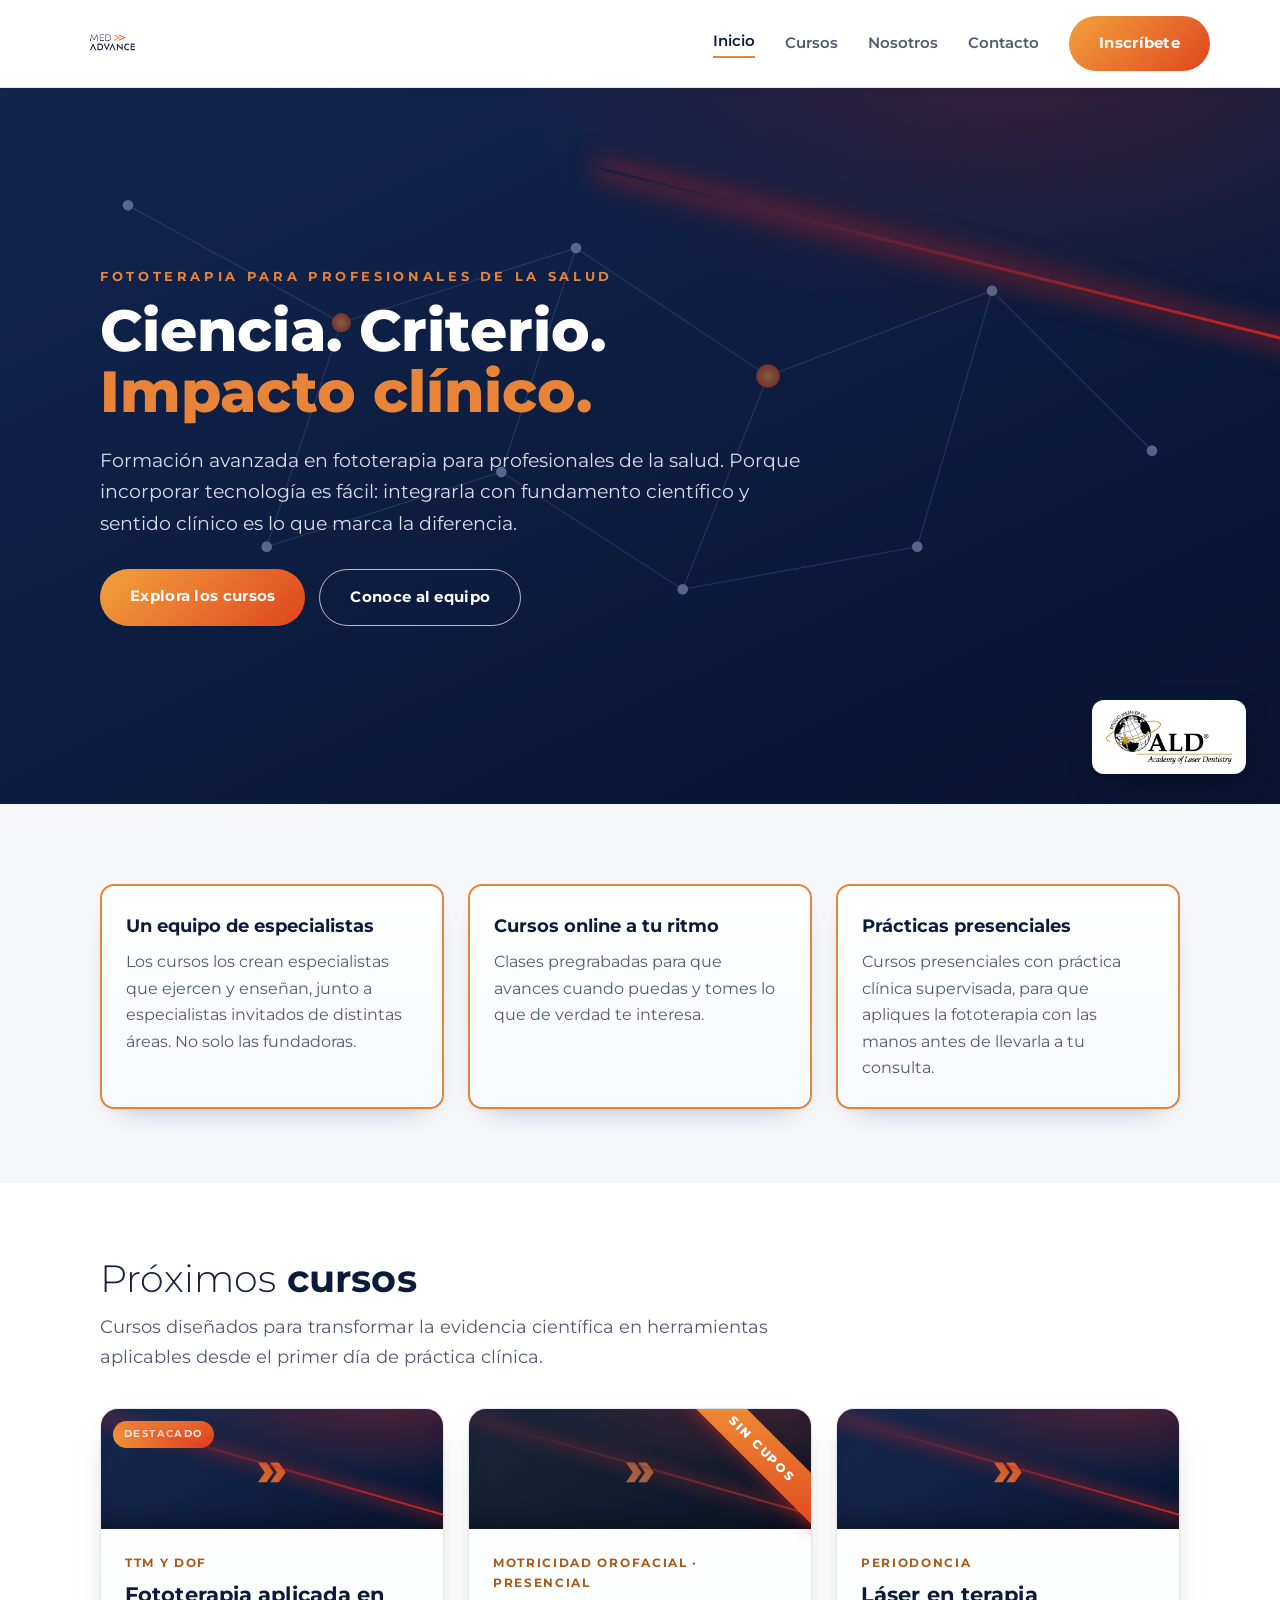
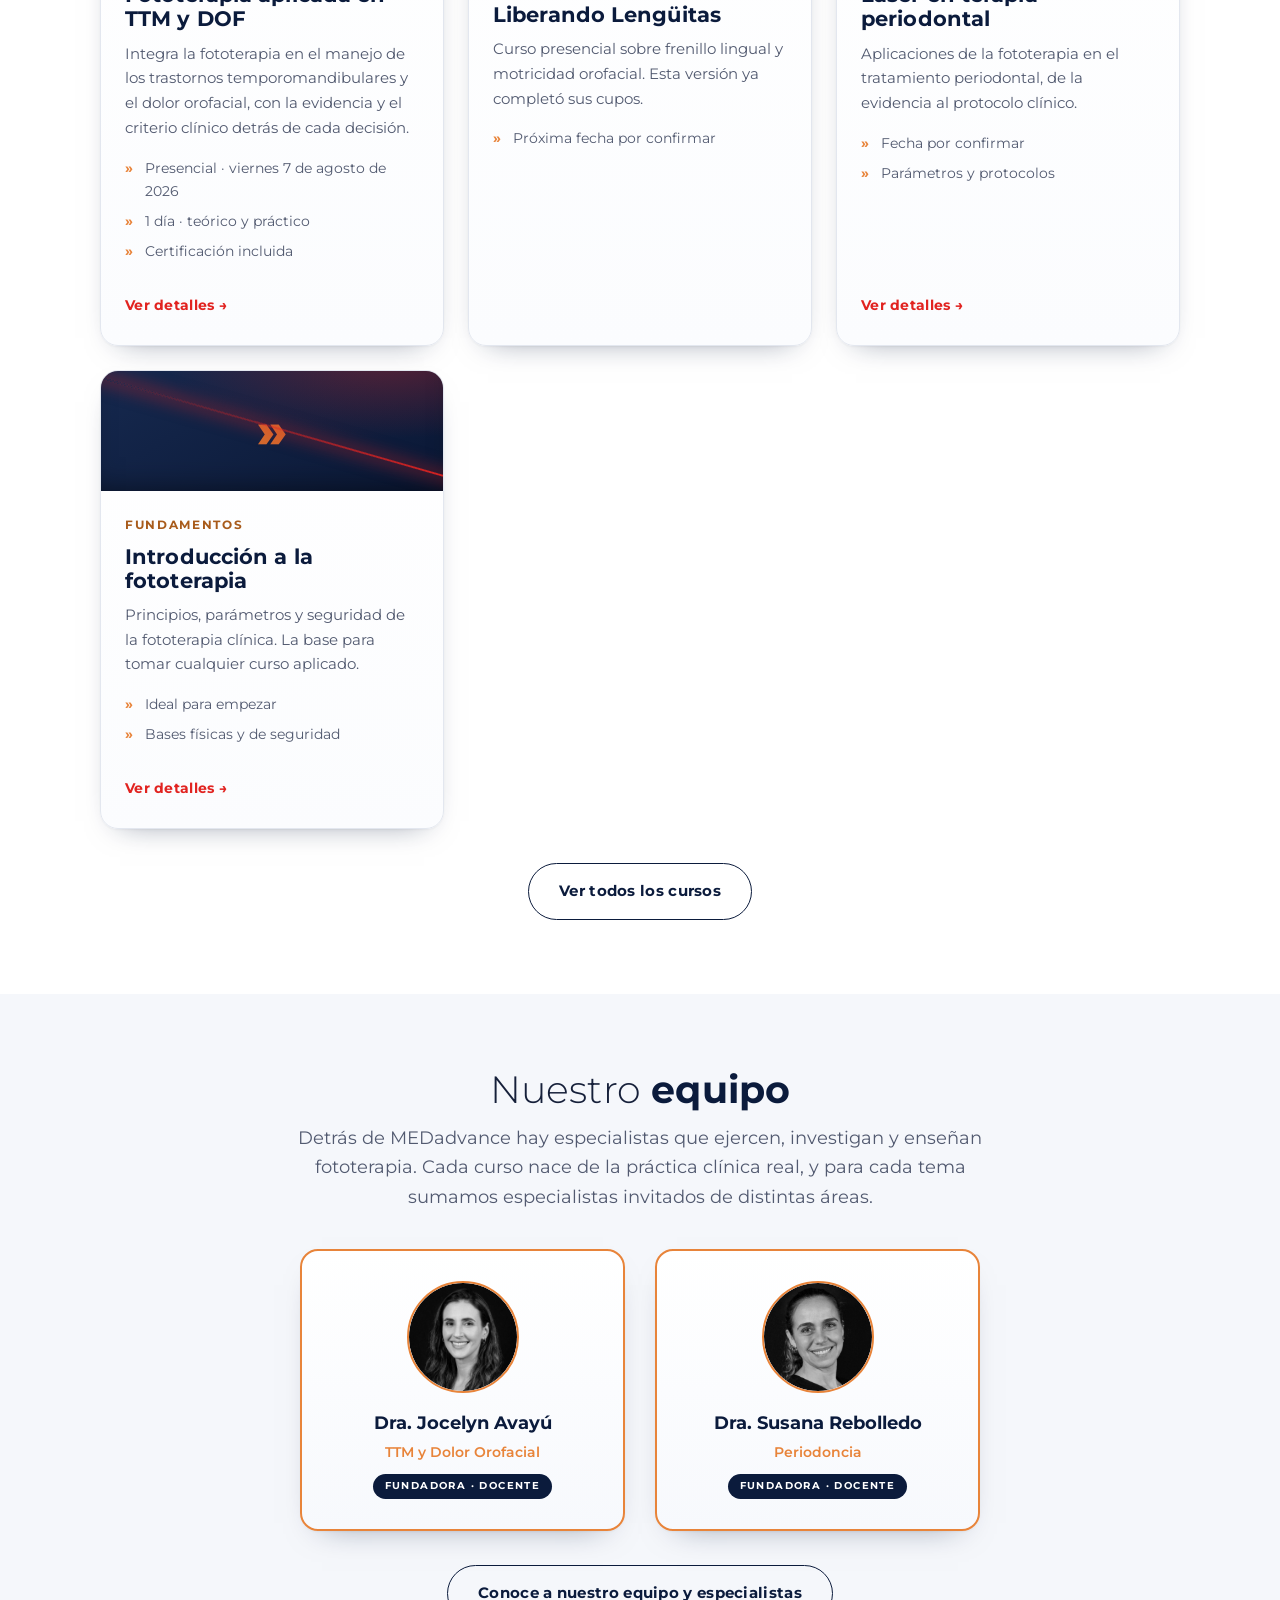
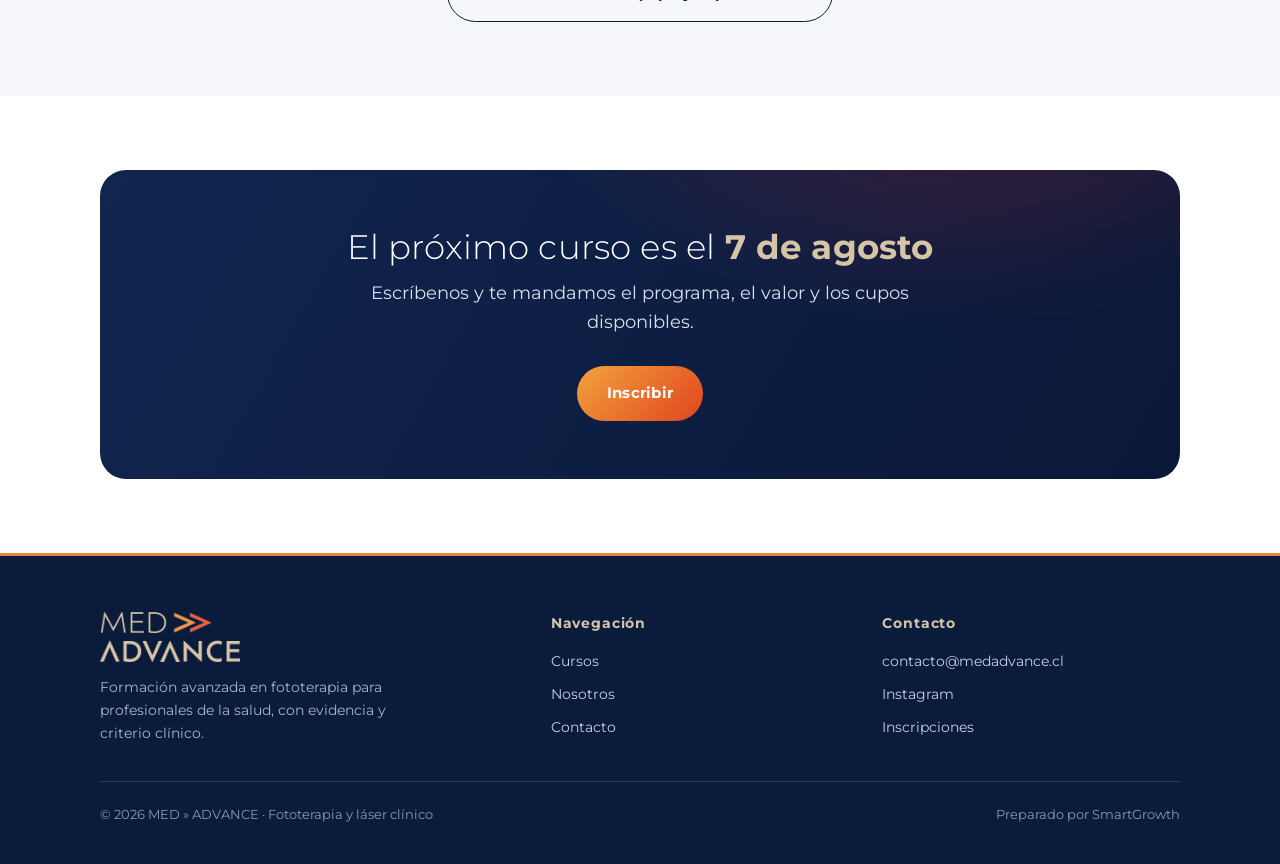
<file: index.html>
<!doctype html>
<html lang="es">
<head>
<meta charset="utf-8">
<meta name="viewport" content="width=device-width, initial-scale=1">
<title>MEDadvance · Formación avanzada en fototerapia para profesionales de la salud</title>
<meta name="description" content="Formación avanzada en fototerapia para profesionales de la salud. Cursos clínicos basados en evidencia, con criterio clínico e impacto real en la consulta.">
<link rel="icon" type="image/png" href="assets/img/isotipo.png">
<link rel="stylesheet" href="assets/style.css">
</head>
<body>

<!-- NAV -->
<header class="nav">
  <div class="wrap row">
    <a class="logo" href="index.html"><img src="assets/img/logo-navy.png" alt="MEDadvance" class="logo-img"></a>
    <button class="nav-toggle" aria-label="Abrir menú">&#9776;</button>
    <nav class="menu">
      <a href="index.html" class="active">Inicio</a>
      <a href="cursos.html">Cursos</a>
      <a href="nosotros.html">Nosotros</a>
      <a href="contacto.html">Contacto</a>
      <a href="contacto.html" class="btn btn-grad">Inscríbete</a>
    </nav>
  </div>
</header>

<!-- HERO · único bloque azul noche de acento -->
<!-- PENDIENTE: imagen molecular es un placeholder (SVG). La foto definitiva del área salud se elige en conjunto con Coke (zoom pendiente). -->
<section class="hero-full on-dark">
  <svg class="molec" viewBox="0 0 1200 600" preserveAspectRatio="xMidYMid slice" xmlns="http://www.w3.org/2000/svg" aria-hidden="true">
    <defs>
      <radialGradient id="node" cx="50%" cy="50%" r="50%">
        <stop offset="0%" stop-color="#F2A23C"/><stop offset="100%" stop-color="#E0451F"/>
      </radialGradient>
    </defs>
    <g stroke="#6E7FB0" stroke-width="1" opacity=".55">
      <line x1="120" y1="110" x2="320" y2="220"/><line x1="320" y1="220" x2="250" y2="430"/>
      <line x1="320" y1="220" x2="540" y2="150"/><line x1="540" y1="150" x2="720" y2="270"/>
      <line x1="720" y1="270" x2="640" y2="470"/><line x1="720" y1="270" x2="930" y2="190"/>
      <line x1="930" y1="190" x2="1080" y2="340"/><line x1="540" y1="150" x2="470" y2="360"/>
      <line x1="470" y1="360" x2="640" y2="470"/><line x1="250" y1="430" x2="470" y2="360"/>
      <line x1="930" y1="190" x2="860" y2="430"/><line x1="640" y1="470" x2="860" y2="430"/>
    </g>
    <g fill="#9FB0DA">
      <circle cx="120" cy="110" r="5"/><circle cx="250" cy="430" r="5"/><circle cx="540" cy="150" r="5"/>
      <circle cx="470" cy="360" r="5"/><circle cx="640" cy="470" r="5"/><circle cx="930" cy="190" r="5"/>
      <circle cx="1080" cy="340" r="5"/><circle cx="860" cy="430" r="5"/>
    </g>
    <g fill="url(#node)">
      <circle cx="320" cy="220" r="9"/><circle cx="720" cy="270" r="11"/>
    </g>
  </svg>
  <span class="beam-lg"></span>
  <div class="wrap">
    <div class="inner">
      <div class="kick">Fototerapia para profesionales de la salud</div>
      <h1>Ciencia. Criterio. <span class="hot">Impacto clínico.</span></h1>
      <p class="lead">Formación avanzada en fototerapia para profesionales de la salud. Porque incorporar tecnología es fácil: integrarla con fundamento científico y sentido clínico es lo que marca la diferencia.</p>
      <div class="hero-actions">
        <a href="cursos.html" class="btn btn-grad">Explora los cursos</a>
        <a href="nosotros.html" class="btn btn-ghost">Conoce al equipo</a>
      </div>
    </div>
  </div>
  <div class="ald"><img src="assets/img/sello-ald.jpg" alt="Proud Member · Academy of Laser Dentistry"></div>
</section>

<!-- TRES PILARES -->
<section class="alt">
  <div class="wrap">
    <div class="strip">
      <div class="pill-card">
        <b>Un equipo de especialistas</b>
        Los cursos los crean especialistas que ejercen y enseñan, junto a especialistas invitados de distintas áreas. No solo las fundadoras.
      </div>
      <div class="pill-card">
        <b>Cursos online a tu ritmo</b>
        Clases pregrabadas para que avances cuando puedas y tomes lo que de verdad te interesa.
      </div>
      <!-- PENDIENTE: copy final de prácticas presenciales (Coke/Su lo envían). -->
      <div class="pill-card">
        <b>Prácticas presenciales</b>
        Cursos presenciales con práctica clínica supervisada, para que apliques la fototerapia con las manos antes de llevarla a tu consulta.
      </div>
    </div>
  </div>
</section>

<!-- CURSOS DESTACADOS -->
<section>
  <div class="wrap">
    <div class="sec-head">
      <h2>Próximos <b>cursos</b></h2>
      <p>Cursos diseñados para transformar la evidencia científica en herramientas aplicables desde el primer día de práctica clínica.</p>
    </div>
    <div class="cursos">

      <a class="curso" href="curso-ttm-dof.html">
        <div class="media"><span class="badge">Destacado</span><span class="chev mc">&raquo;</span><div class="beam"></div></div>
        <div class="body">
          <div class="tag">TTM y DOF</div>
          <h3>Fototerapia aplicada en TTM y DOF</h3>
          <p>Integra la fototerapia en el manejo de los trastornos temporomandibulares y el dolor orofacial, con la evidencia y el criterio clínico detrás de cada decisión.</p>
          <ul class="meta">
            <li>Presencial · viernes 7 de agosto de 2026</li>
            <li>1 día · teórico y práctico</li>
            <li>Certificación incluida</li>
          </ul>
          <div class="foot"><span class="link">Ver detalles &rarr;</span></div>
        </div>
      </a>

      <div class="curso soldout">
        <span class="ribbon-cupos">Sin cupos</span>
        <div class="media"><span class="chev mc">&raquo;</span><div class="beam"></div></div>
        <div class="body">
          <div class="tag">Motricidad orofacial · Presencial</div>
          <h3>Liberando Lengüitas</h3>
          <p>Curso presencial sobre frenillo lingual y motricidad orofacial. Esta versión ya completó sus cupos.</p>
          <ul class="meta">
            <li>Próxima fecha por confirmar</li>
          </ul>
        </div>
      </div>

      <a class="curso" href="cursos.html">
        <div class="media"><span class="chev mc">&raquo;</span><div class="beam"></div></div>
        <div class="body">
          <div class="tag">Periodoncia</div>
          <h3>Láser en terapia periodontal</h3>
          <p>Aplicaciones de la fototerapia en el tratamiento periodontal, de la evidencia al protocolo clínico.</p>
          <ul class="meta">
            <li>Fecha por confirmar</li>
            <li>Parámetros y protocolos</li>
          </ul>
          <div class="foot"><span class="link">Ver detalles &rarr;</span></div>
        </div>
      </a>

      <a class="curso" href="cursos.html">
        <div class="media"><span class="chev mc">&raquo;</span><div class="beam"></div></div>
        <div class="body">
          <div class="tag">Fundamentos</div>
          <h3>Introducción a la fototerapia</h3>
          <p>Principios, parámetros y seguridad de la fototerapia clínica. La base para tomar cualquier curso aplicado.</p>
          <ul class="meta">
            <li>Ideal para empezar</li>
            <li>Bases físicas y de seguridad</li>
          </ul>
          <div class="foot"><span class="link">Ver detalles &rarr;</span></div>
        </div>
      </a>

    </div>
    <div class="center" style="margin-top:34px"><a href="cursos.html" class="btn btn-ghost">Ver todos los cursos</a></div>
  </div>
</section>

<!-- EQUIPO -->
<section class="alt">
  <div class="wrap">
    <div class="sec-head center">
      <h2>Nuestro <b>equipo</b></h2>
      <p>Detrás de MEDadvance hay especialistas que ejercen, investigan y enseñan fototerapia. Cada curso nace de la práctica clínica real, y para cada tema sumamos especialistas invitados de distintas áreas.</p>
    </div>
    <div class="people" style="max-width:680px;margin:0 auto">
      <div class="person">
        <div class="portrait"><img src="assets/img/jocelyn.jpg" alt="Dra. Jocelyn Avayú"></div>
        <div class="n">Dra. Jocelyn Avayú</div>
        <div class="r">TTM y Dolor Orofacial</div>
        <span class="role-pill">Fundadora · Docente</span>
      </div>
      <div class="person">
        <div class="portrait"><img src="assets/img/susana.jpg" alt="Dra. Susana Rebolledo"></div>
        <div class="n">Dra. Susana Rebolledo</div>
        <div class="r">Periodoncia</div>
        <span class="role-pill">Fundadora · Docente</span>
      </div>
    </div>
    <div class="center" style="margin-top:34px"><a href="nosotros.html" class="btn btn-ghost">Conoce a nuestro equipo y especialistas</a></div>
  </div>
</section>

<!-- CTA -->
<section>
  <div class="wrap on-dark">
    <div class="cta">
      <h2>El próximo curso es el <b>7 de agosto</b></h2>
      <p>Escríbenos y te mandamos el programa, el valor y los cupos disponibles.</p>
      <a href="https://docs.google.com/forms/d/e/1FAIpQLSf7IwSCThCuu9hr53Nv6-zFaB6_RZJFI_L9b_LfMSGkV49IEg/viewform" target="_blank" rel="noopener" class="btn btn-grad">Inscribir</a>
    </div>
  </div>
</section>

<!-- FOOTER -->
<footer class="site">
  <div class="wrap">
    <div class="foot-grid">
      <div>
        <a href="index.html"><img src="assets/img/logo-light.png" alt="MEDadvance" class="foot-logo"></a>
        <p style="margin-top:14px">Formación avanzada en fototerapia para profesionales de la salud, con evidencia y criterio clínico.</p>
      </div>
      <div>
        <h4>Navegación</h4>
        <a href="cursos.html">Cursos</a>
        <a href="nosotros.html">Nosotros</a>
        <a href="contacto.html">Contacto</a>
      </div>
      <div>
        <h4>Contacto</h4>
        <a href="mailto:contacto@medadvance.cl">contacto@medadvance.cl</a>
        <a href="https://www.instagram.com/medadvance" target="_blank" rel="noopener">Instagram</a>
        <a href="contacto.html">Inscripciones</a>
      </div>
    </div>
    <div class="foot-bottom">
      <span>© <span data-year>2026</span> MED &raquo; ADVANCE · Fototerapia y láser clínico</span>
      <span>Preparado por SmartGrowth</span>
    </div>
  </div>
</footer>

<script src="assets/site.js"></script>
</body>
</html>
</file>
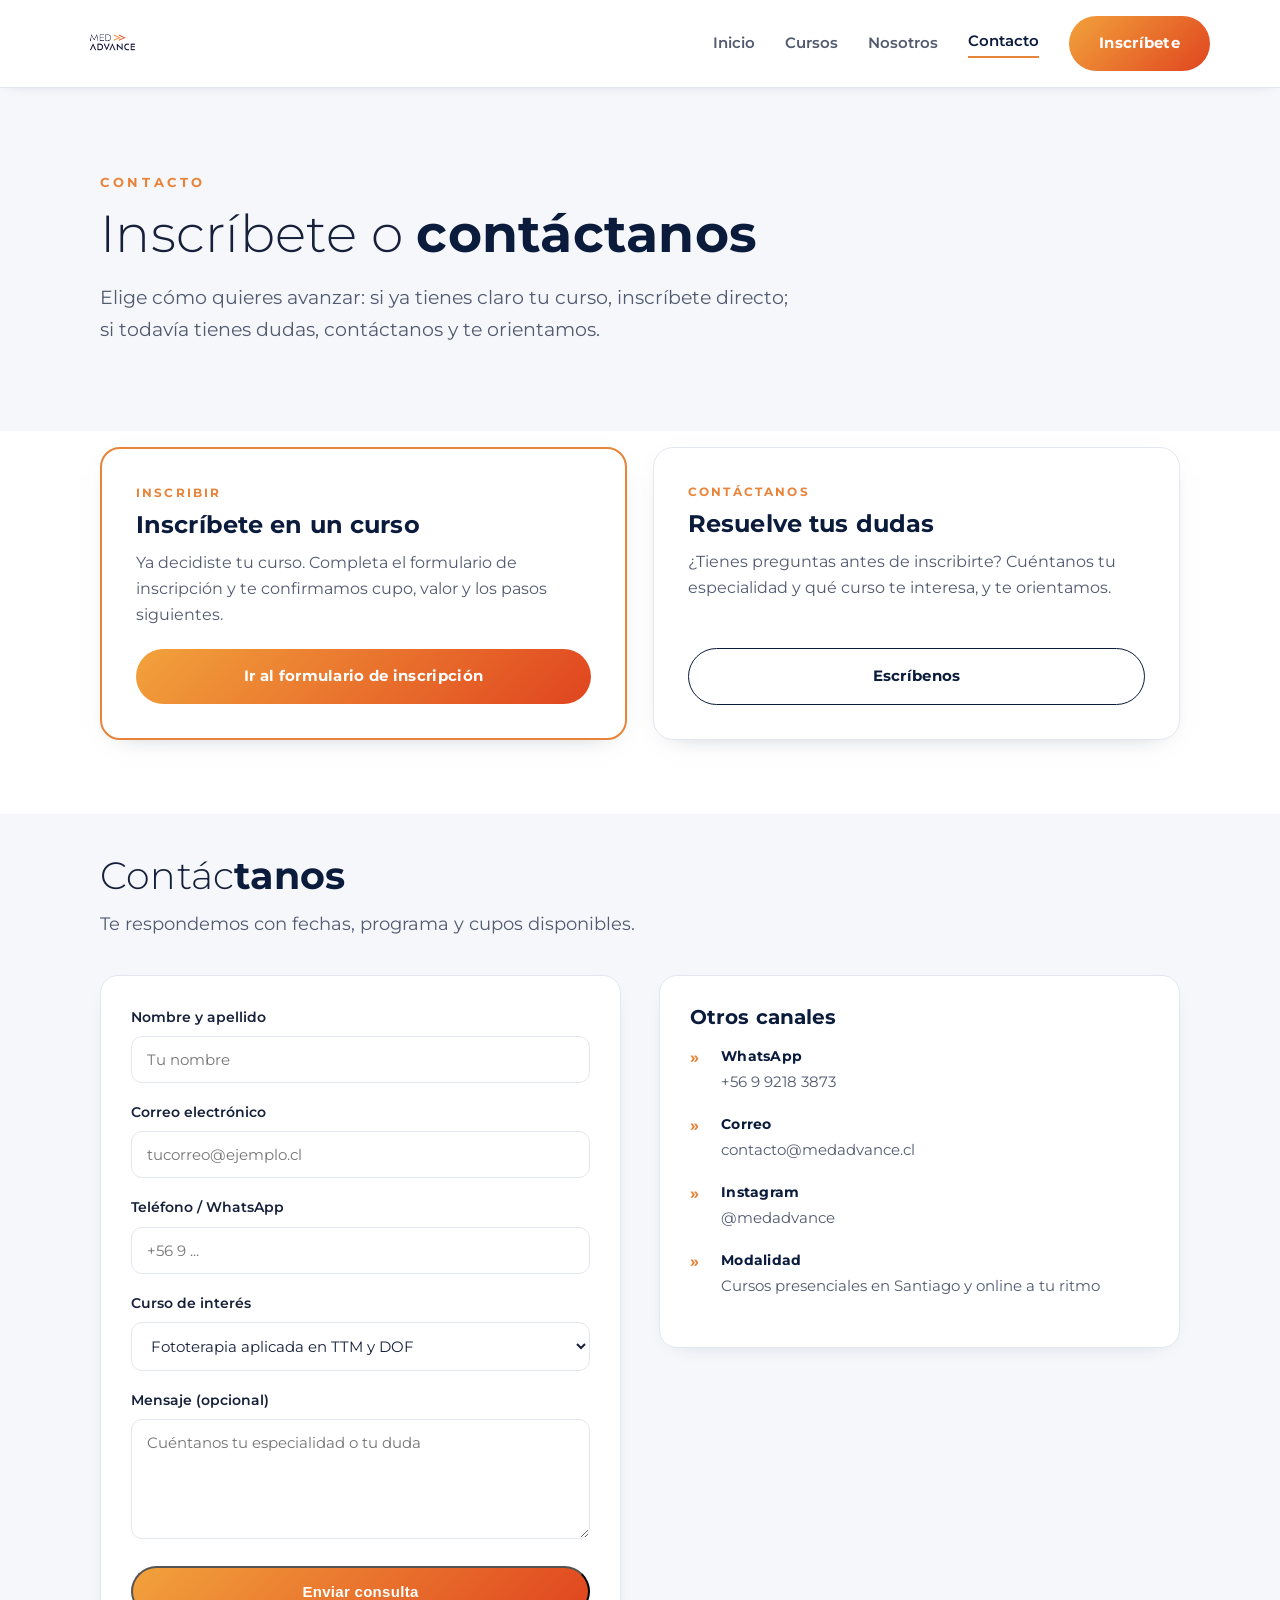
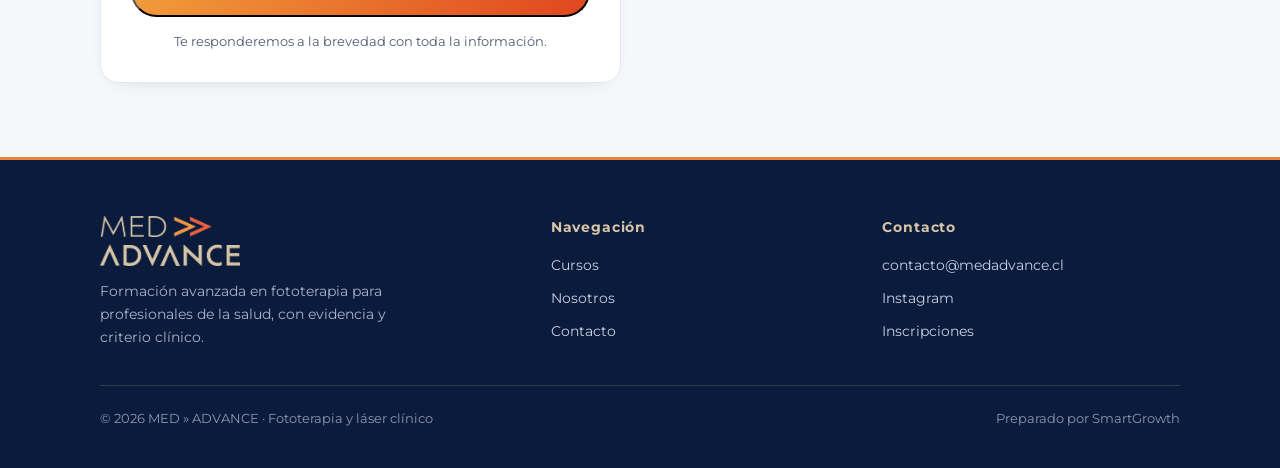
<file: contacto.html>
<!doctype html>
<html lang="es">
<head>
<meta charset="utf-8">
<meta name="viewport" content="width=device-width, initial-scale=1">
<title>Inscríbete o pide información · MEDadvance</title>
<meta name="description" content="Inscríbete en los cursos de fototerapia de MEDadvance o pide información antes de reservar tu cupo.">
<link rel="icon" type="image/png" href="assets/img/isotipo.png">
<link rel="stylesheet" href="assets/style.css">
</head>
<body>

<header class="nav">
  <div class="wrap row">
    <a class="logo" href="index.html"><img src="assets/img/logo-navy.png" alt="MEDadvance" class="logo-img"></a>
    <button class="nav-toggle" aria-label="Abrir menú">&#9776;</button>
    <nav class="menu">
      <a href="index.html">Inicio</a>
      <a href="cursos.html">Cursos</a>
      <a href="nosotros.html">Nosotros</a>
      <a href="contacto.html" class="active">Contacto</a>
      <a href="contacto.html" class="btn btn-grad">Inscríbete</a>
    </nav>
  </div>
</header>

<section class="hero">
  <div class="wrap">
    <div class="kick">Contacto</div>
    <h1 style="margin-top:12px">Inscríbete o <b>contáctanos</b></h1>
    <p class="lead">Elige cómo quieres avanzar: si ya tienes claro tu curso, inscríbete directo; si todavía tienes dudas, contáctanos y te orientamos.</p>
  </div>
</section>

<!-- DOS ACCIONES -->
<section style="padding-top:16px">
  <div class="wrap">
    <div class="action-grid">

      <!-- INSCRÍBETE -->
      <!-- PENDIENTE TÉCNICO: enlazar al formulario de Google que alimenta la planilla Excel. Reemplazar el href de abajo por el link real (coordinar integración con el equipo técnico). -->
      <div class="action-card primary">
        <div class="ac-kick">Inscribir</div>
        <h3>Inscríbete en un curso</h3>
        <p>Ya decidiste tu curso. Completa el formulario de inscripción y te confirmamos cupo, valor y los pasos siguientes.</p>
        <a href="https://docs.google.com/forms/d/e/1FAIpQLSf7IwSCThCuu9hr53Nv6-zFaB6_RZJFI_L9b_LfMSGkV49IEg/viewform" target="_blank" rel="noopener" class="btn btn-grad">Ir al formulario de inscripción</a>
      </div>

      <!-- CONTÁCTANOS -->
      <div class="action-card">
        <div class="ac-kick">Contáctanos</div>
        <h3>Resuelve tus dudas</h3>
        <p>¿Tienes preguntas antes de inscribirte? Cuéntanos tu especialidad y qué curso te interesa, y te orientamos.</p>
        <a href="#form-info" class="btn btn-ghost">Escríbenos</a>
      </div>

    </div>
  </div>
</section>

<!-- FORMULARIO PIDE INFORMACIÓN -->
<section id="form-info" class="alt" style="padding-top:40px">
  <div class="wrap">
    <div class="sec-head"><h2>Contác<b>tanos</b></h2><p>Te respondemos con fechas, programa y cupos disponibles.</p></div>
    <div class="form-grid">

      <!-- FORMULARIO -->
      <form onsubmit="return false">
        <div class="panel">
          <div class="field">
            <label for="nombre">Nombre y apellido</label>
            <input id="nombre" type="text" placeholder="Tu nombre">
          </div>
          <div class="field">
            <label for="email">Correo electrónico</label>
            <input id="email" type="email" placeholder="tucorreo@ejemplo.cl">
          </div>
          <div class="field">
            <label for="tel">Teléfono / WhatsApp</label>
            <input id="tel" type="tel" placeholder="+56 9 ...">
          </div>
          <div class="field">
            <label for="curso">Curso de interés</label>
            <select id="curso">
              <option>Fototerapia aplicada en TTM y DOF</option>
              <option>Láser en terapia periodontal</option>
              <option>Introducción a la fototerapia</option>
              <option>Aún no lo sé, necesito orientación</option>
            </select>
          </div>
          <div class="field">
            <label for="msg">Mensaje (opcional)</label>
            <textarea id="msg" placeholder="Cuéntanos tu especialidad o tu duda"></textarea>
          </div>
          <button class="btn btn-grad" style="width:100%;text-align:center">Enviar consulta</button>
          <p style="font-size:13px;color:var(--tinta-soft);margin-top:14px;text-align:center">Te responderemos a la brevedad con toda la información.</p>
        </div>
      </form>

      <!-- INFO DE CONTACTO -->
      <aside>
        <div class="panel">
          <h3>Otros canales</h3>
          <ul class="contact-info" style="margin-top:6px">
            <li><span class="ic">&raquo;</span><span><b>WhatsApp</b><a href="https://wa.me/56992183873" target="_blank" rel="noopener">+56 9 9218 3873</a></span></li>
            <li><span class="ic">&raquo;</span><span><b>Correo</b><a href="mailto:contacto@medadvance.cl">contacto@medadvance.cl</a></span></li>
            <li><span class="ic">&raquo;</span><span><b>Instagram</b><a href="https://www.instagram.com/medadvance" target="_blank" rel="noopener">@medadvance</a></span></li>
            <li><span class="ic">&raquo;</span><span><b>Modalidad</b>Cursos presenciales en Santiago y online a tu ritmo</span></li>
          </ul>
        </div>
      </aside>

    </div>
  </div>
</section>

<footer class="site">
  <div class="wrap">
    <div class="foot-grid">
      <div>
        <a href="index.html"><img src="assets/img/logo-light.png" alt="MEDadvance" class="foot-logo"></a>
        <p style="margin-top:14px">Formación avanzada en fototerapia para profesionales de la salud, con evidencia y criterio clínico.</p>
      </div>
      <div>
        <h4>Navegación</h4>
        <a href="cursos.html">Cursos</a>
        <a href="nosotros.html">Nosotros</a>
        <a href="contacto.html">Contacto</a>
      </div>
      <div>
        <h4>Contacto</h4>
        <a href="mailto:contacto@medadvance.cl">contacto@medadvance.cl</a>
        <a href="https://www.instagram.com/medadvance" target="_blank" rel="noopener">Instagram</a>
        <a href="contacto.html">Inscripciones</a>
      </div>
    </div>
    <div class="foot-bottom">
      <span>© <span data-year>2026</span> MED &raquo; ADVANCE · Fototerapia y láser clínico</span>
      <span>Preparado por SmartGrowth</span>
    </div>
  </div>
</footer>

<script src="assets/site.js"></script>
</body>
</html>
</file>
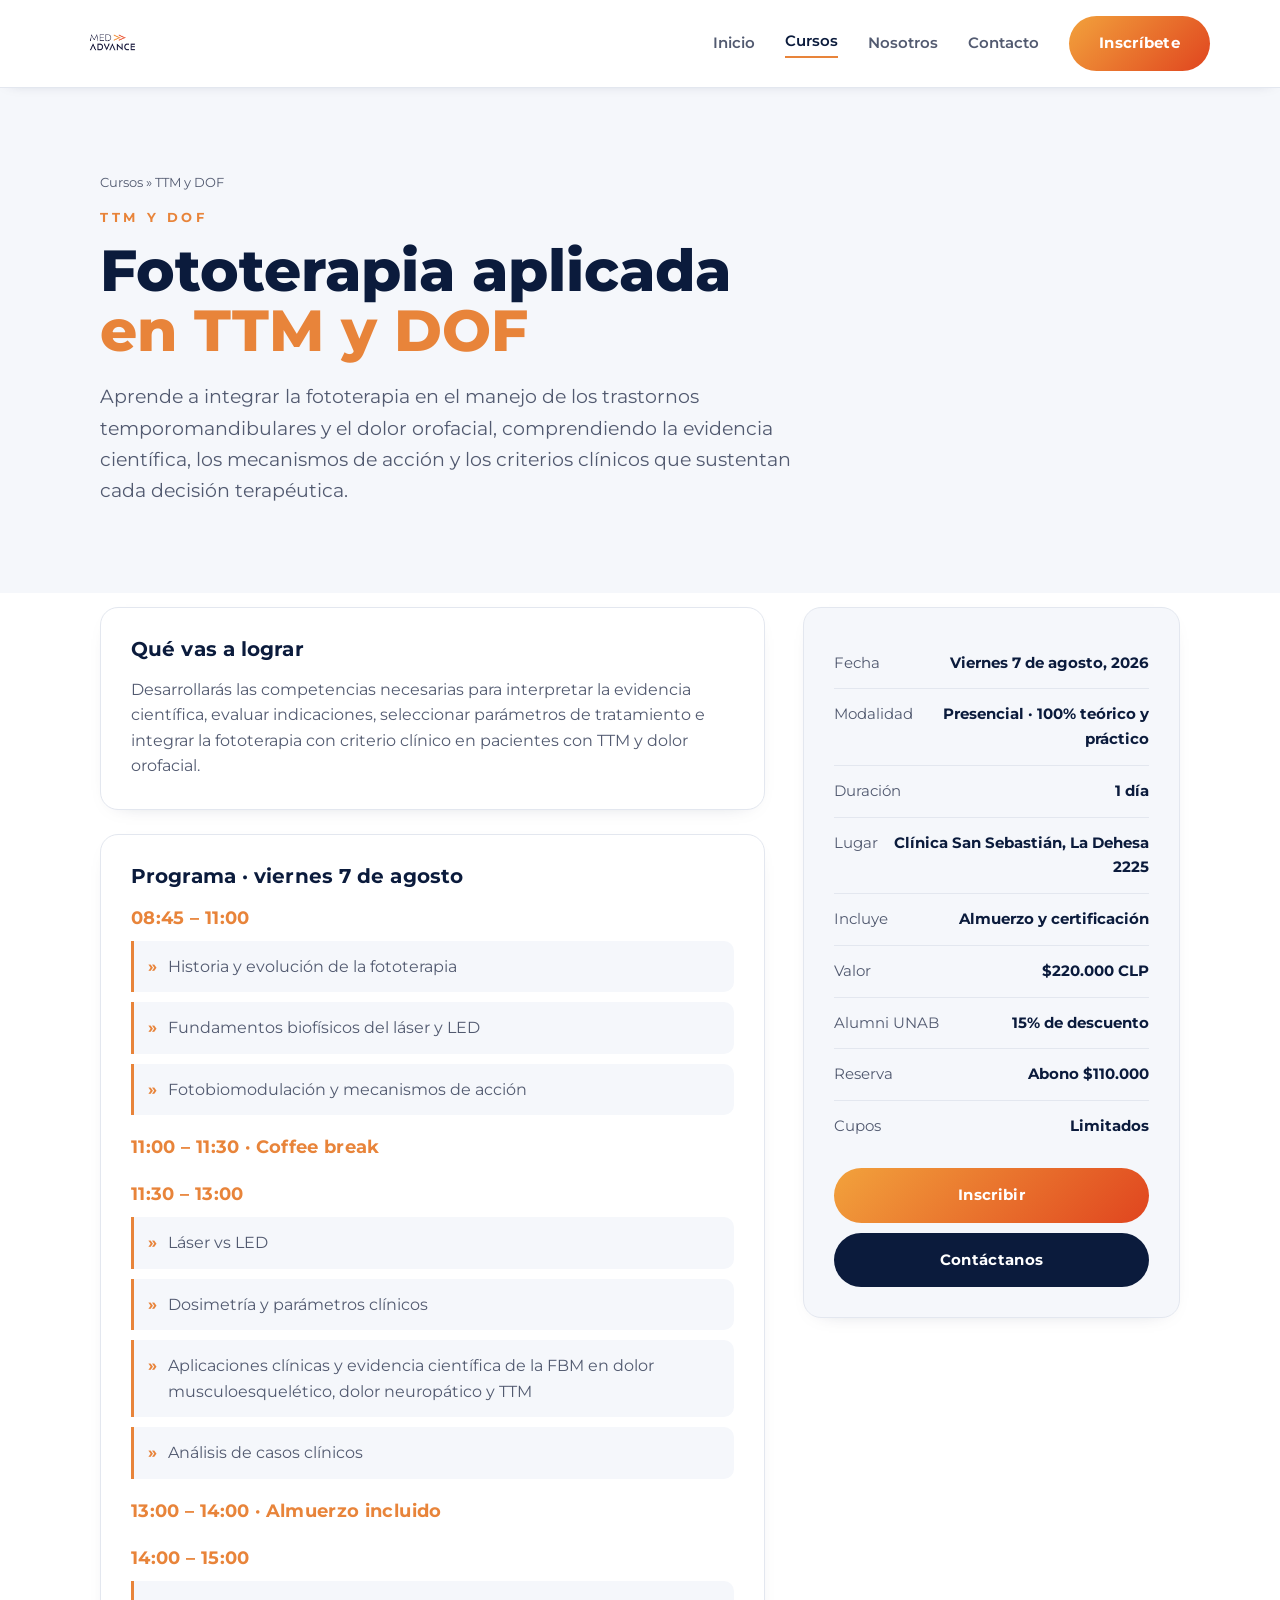
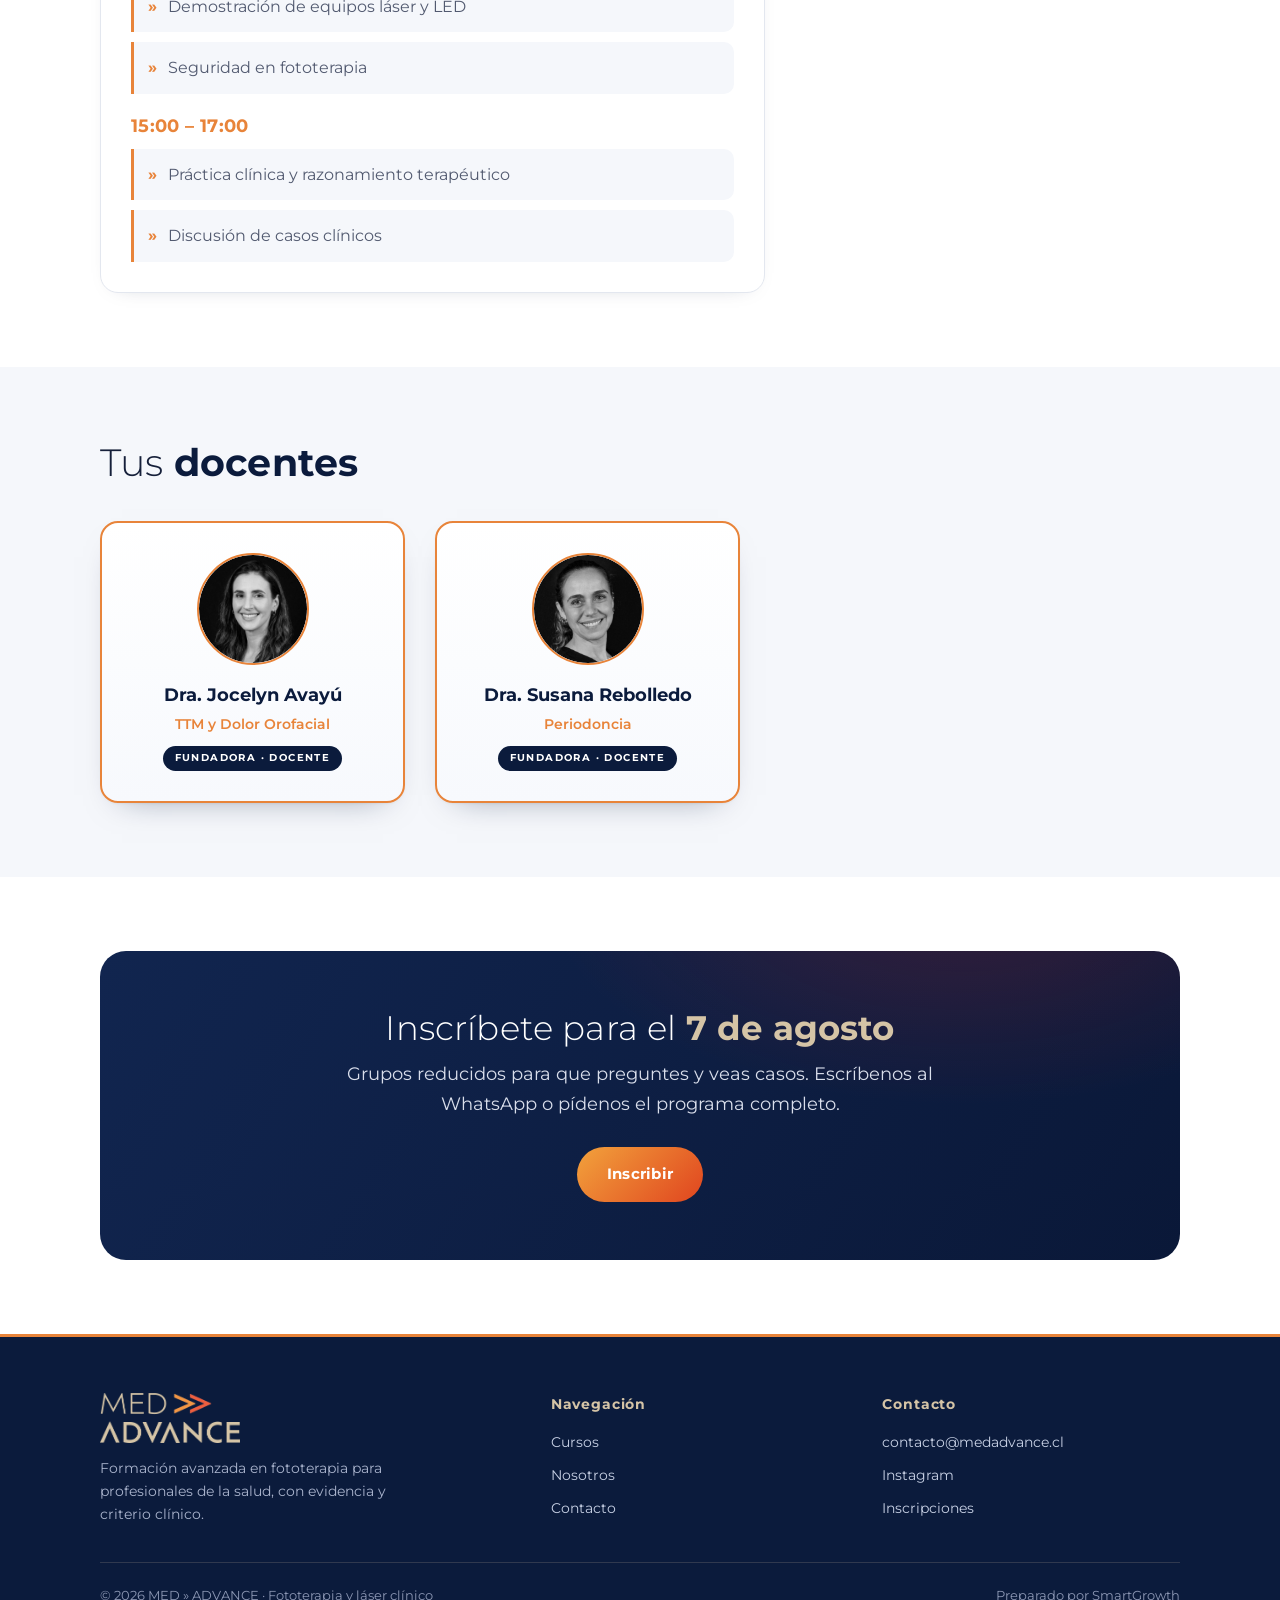
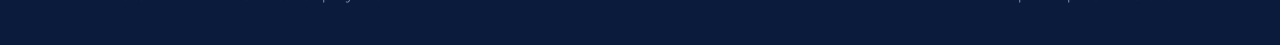
<file: curso-ttm-dof.html>
<!doctype html>
<html lang="es">
<head>
<meta charset="utf-8">
<meta name="viewport" content="width=device-width, initial-scale=1">
<title>Fototerapia aplicada en TTM y DOF · MEDadvance</title>
<meta name="description" content="Curso presencial de fototerapia aplicada al manejo de los trastornos temporomandibulares y el dolor orofacial (TTM y DOF). Viernes 7 de agosto de 2026, Santiago. 1 día, teórico y práctico, basado en evidencia.">
<link rel="icon" type="image/png" href="assets/img/isotipo.png">
<link rel="stylesheet" href="assets/style.css">
</head>
<body>

<header class="nav">
  <div class="wrap row">
    <a class="logo" href="index.html"><img src="assets/img/logo-navy.png" alt="MEDadvance" class="logo-img"></a>
    <button class="nav-toggle" aria-label="Abrir menú">&#9776;</button>
    <nav class="menu">
      <a href="index.html">Inicio</a>
      <a href="cursos.html" class="active">Cursos</a>
      <a href="nosotros.html">Nosotros</a>
      <a href="contacto.html">Contacto</a>
      <a href="contacto.html" class="btn btn-grad">Inscríbete</a>
    </nav>
  </div>
</header>

<!-- HERO DEL CURSO -->
<section class="hero">
  <div class="wrap">
    <div class="breadcrumb"><a href="cursos.html">Cursos</a> &raquo; TTM y DOF</div>
    <div class="kick">TTM y DOF</div>
    <h1 class="impact" style="margin-top:12px">Fototerapia aplicada<br><span class="hot">en TTM y DOF</span></h1>
    <p class="lead">Aprende a integrar la fototerapia en el manejo de los trastornos temporomandibulares y el dolor orofacial, comprendiendo la evidencia científica, los mecanismos de acción y los criterios clínicos que sustentan cada decisión terapéutica.</p>
  </div>
</section>

<section style="padding-top:14px">
  <div class="wrap detail-grid">

    <!-- COLUMNA PRINCIPAL -->
    <div>
      <div class="panel" style="margin-bottom:24px">
        <h3>Qué vas a lograr</h3>
        <p style="font-size:15.5px">Desarrollarás las competencias necesarias para interpretar la evidencia científica, evaluar indicaciones, seleccionar parámetros de tratamiento e integrar la fototerapia con criterio clínico en pacientes con TTM y dolor orofacial.</p>
      </div>

      <div class="panel">
        <h3>Programa · viernes 7 de agosto</h3>

        <p style="font-weight:700;color:var(--naranja);letter-spacing:.02em;margin:4px 0 8px">08:45 – 11:00</p>
        <ul class="temario">
          <li>Historia y evolución de la fototerapia</li>
          <li>Fundamentos biofísicos del láser y LED</li>
          <li>Fotobiomodulación y mecanismos de acción</li>
        </ul>

        <p style="font-weight:700;color:var(--naranja);letter-spacing:.02em;margin:18px 0 8px">11:00 – 11:30 · Coffee break</p>

        <p style="font-weight:700;color:var(--naranja);letter-spacing:.02em;margin:18px 0 8px">11:30 – 13:00</p>
        <ul class="temario">
          <li>Láser vs LED</li>
          <li>Dosimetría y parámetros clínicos</li>
          <li>Aplicaciones clínicas y evidencia científica de la FBM en dolor musculoesquelético, dolor neuropático y TTM</li>
          <li>Análisis de casos clínicos</li>
        </ul>

        <p style="font-weight:700;color:var(--naranja);letter-spacing:.02em;margin:18px 0 8px">13:00 – 14:00 · Almuerzo incluido</p>

        <p style="font-weight:700;color:var(--naranja);letter-spacing:.02em;margin:18px 0 8px">14:00 – 15:00</p>
        <ul class="temario">
          <li>Demostración de equipos láser y LED</li>
          <li>Seguridad en fototerapia</li>
        </ul>

        <p style="font-weight:700;color:var(--naranja);letter-spacing:.02em;margin:18px 0 8px">15:00 – 17:00</p>
        <ul class="temario">
          <li>Práctica clínica y razonamiento terapéutico</li>
          <li>Discusión de casos clínicos</li>
        </ul>
      </div>
    </div>

    <!-- COLUMNA LATERAL: FICHA + INSCRIPCIÓN -->
    <aside>
      <div class="panel light price-card">
        <div class="fact"><span>Fecha</span><b>Viernes 7 de agosto, 2026</b></div>
        <div class="fact"><span>Modalidad</span><b>Presencial · 100% teórico y práctico</b></div>
        <div class="fact"><span>Duración</span><b>1 día</b></div>
        <div class="fact"><span>Lugar</span><b>Clínica San Sebastián, La Dehesa 2225</b></div>
        <div class="fact"><span>Incluye</span><b>Almuerzo y certificación</b></div>
        <div class="fact"><span>Valor</span><b>$220.000 CLP</b></div>
        <div class="fact"><span>Alumni UNAB</span><b>15% de descuento</b></div>
        <div class="fact"><span>Reserva</span><b>Abono $110.000</b></div>
        <div class="fact"><span>Cupos</span><b>Limitados</b></div>
        <a href="https://docs.google.com/forms/d/e/1FAIpQLSf7IwSCThCuu9hr53Nv6-zFaB6_RZJFI_L9b_LfMSGkV49IEg/viewform" target="_blank" rel="noopener" class="btn btn-grad">Inscribir</a>
        <a href="contacto.html" class="btn btn-dark" style="width:100%;text-align:center;margin-top:10px">Contáctanos</a>
      </div>
    </aside>

  </div>
</section>

<!-- DOCENTES DEL CURSO -->
<section class="alt">
  <div class="wrap">
    <div class="sec-head"><h2>Tus <b>docentes</b></h2></div>
    <div class="people" style="grid-template-columns:repeat(auto-fit,minmax(230px,1fr));max-width:640px">
      <div class="person">
        <div class="portrait"><img src="assets/img/jocelyn.jpg" alt="Dra. Jocelyn Avayú"></div>
        <div class="n">Dra. Jocelyn Avayú</div>
        <div class="r">TTM y Dolor Orofacial</div>
        <span class="role-pill">Fundadora · Docente</span>
      </div>
      <div class="person">
        <div class="portrait"><img src="assets/img/susana.jpg" alt="Dra. Susana Rebolledo"></div>
        <div class="n">Dra. Susana Rebolledo</div>
        <div class="r">Periodoncia</div>
        <span class="role-pill">Fundadora · Docente</span>
      </div>
    </div>
  </div>
</section>

<section>
  <div class="wrap on-dark">
    <div class="cta">
      <h2>Inscríbete para el <b>7 de agosto</b></h2>
      <p>Grupos reducidos para que preguntes y veas casos. Escríbenos al WhatsApp o pídenos el programa completo.</p>
      <a href="https://docs.google.com/forms/d/e/1FAIpQLSf7IwSCThCuu9hr53Nv6-zFaB6_RZJFI_L9b_LfMSGkV49IEg/viewform" target="_blank" rel="noopener" class="btn btn-grad">Inscribir</a>
    </div>
  </div>
</section>

<footer class="site">
  <div class="wrap">
    <div class="foot-grid">
      <div>
        <a href="index.html"><img src="assets/img/logo-light.png" alt="MEDadvance" class="foot-logo"></a>
        <p style="margin-top:14px">Formación avanzada en fototerapia para profesionales de la salud, con evidencia y criterio clínico.</p>
      </div>
      <div>
        <h4>Navegación</h4>
        <a href="cursos.html">Cursos</a>
        <a href="nosotros.html">Nosotros</a>
        <a href="contacto.html">Contacto</a>
      </div>
      <div>
        <h4>Contacto</h4>
        <a href="mailto:contacto@medadvance.cl">contacto@medadvance.cl</a>
        <a href="https://www.instagram.com/medadvance" target="_blank" rel="noopener">Instagram</a>
        <a href="contacto.html">Inscripciones</a>
      </div>
    </div>
    <div class="foot-bottom">
      <span>© <span data-year>2026</span> MED &raquo; ADVANCE · Fototerapia y láser clínico</span>
      <span>Preparado por SmartGrowth</span>
    </div>
  </div>
</footer>

<script src="assets/site.js"></script>
</body>
</html>
</file>
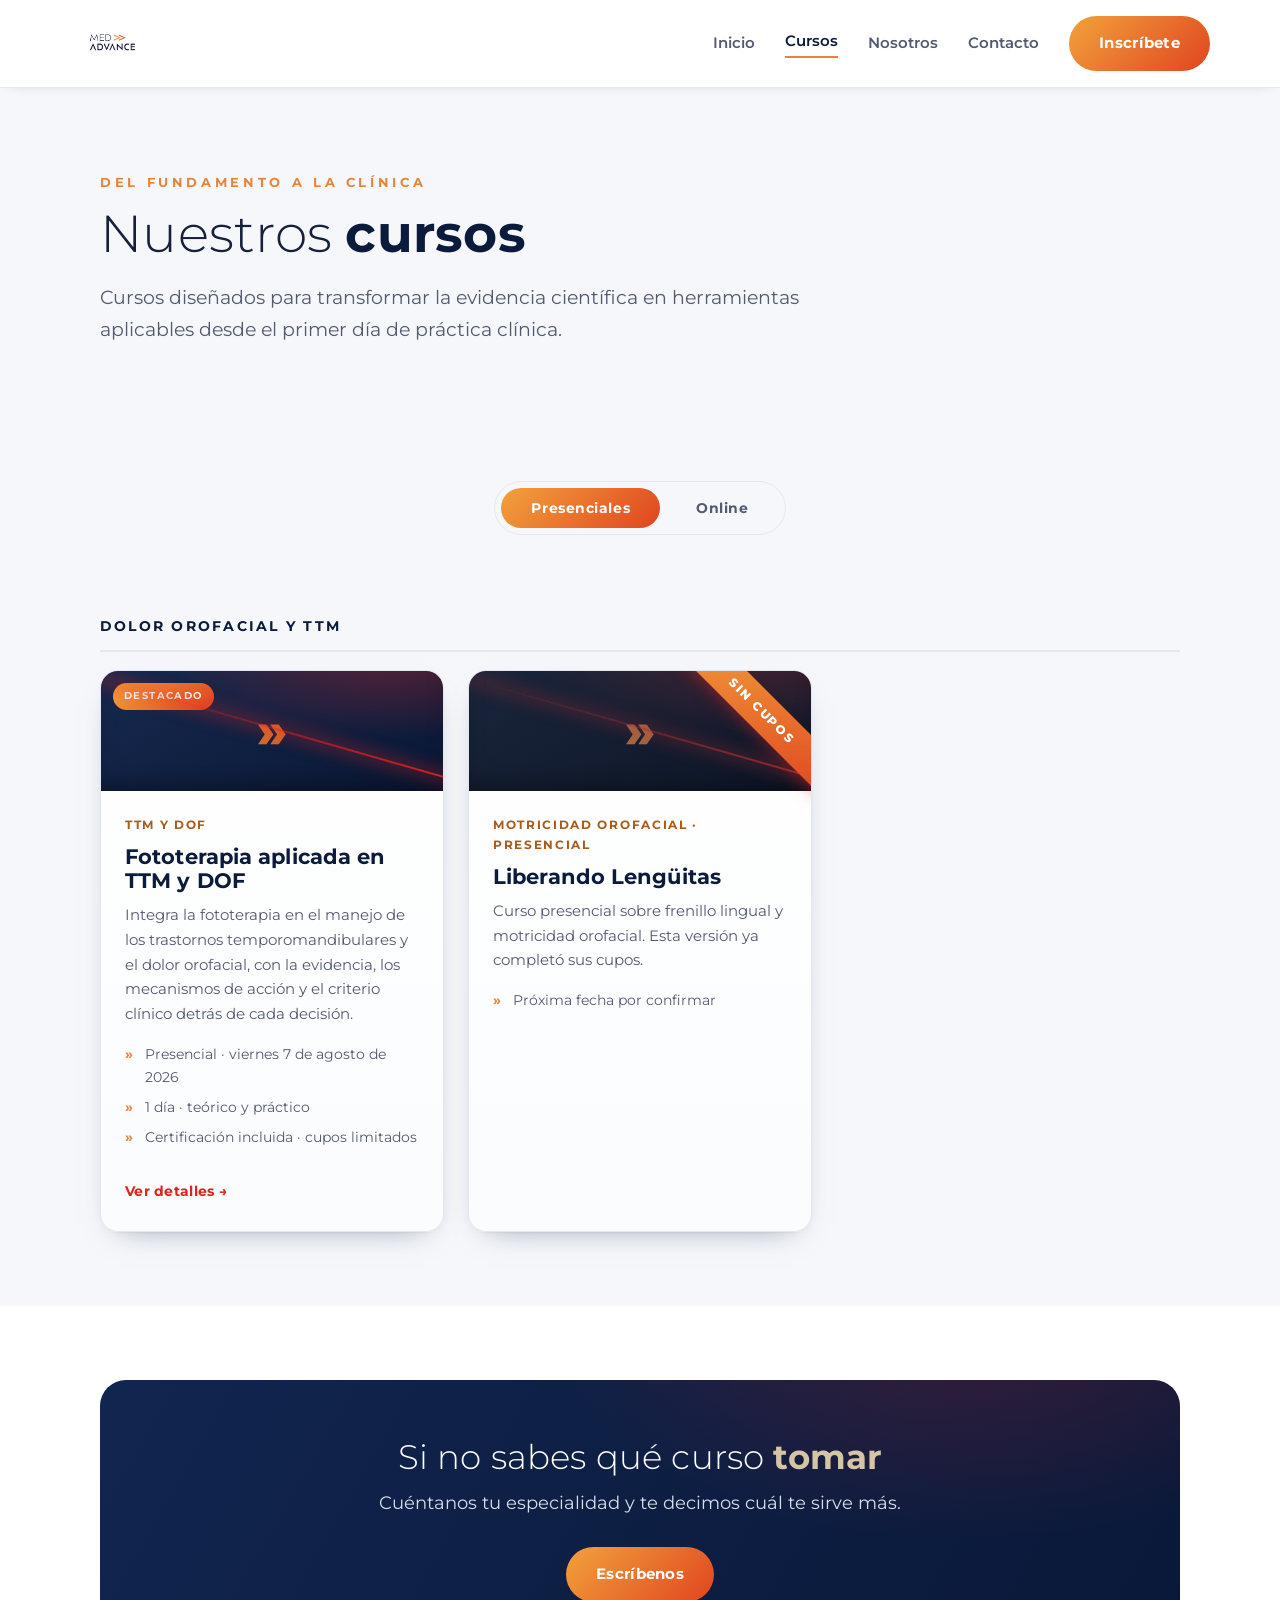
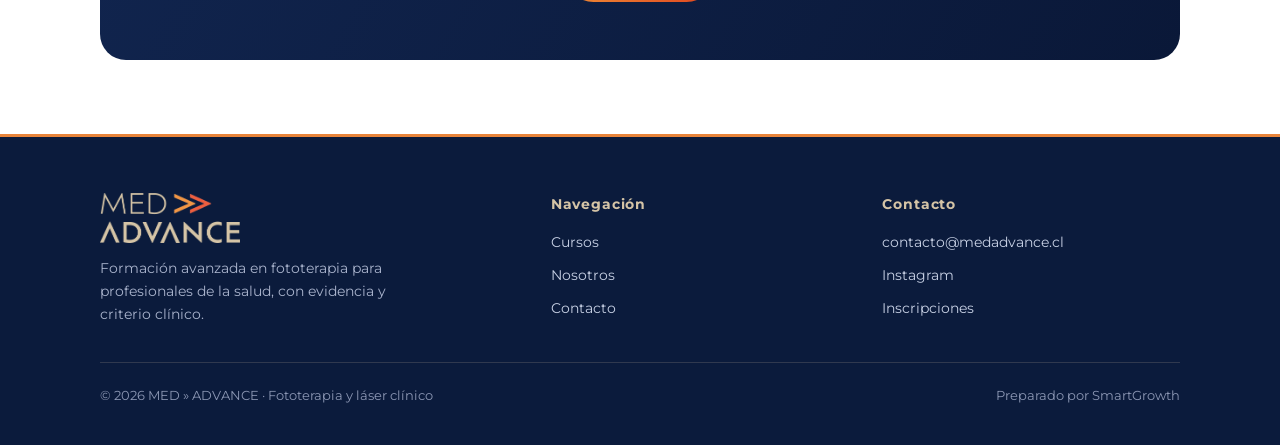
<file: cursos.html>
<!doctype html>
<html lang="es">
<head>
<meta charset="utf-8">
<meta name="viewport" content="width=device-width, initial-scale=1">
<title>Cursos · MEDadvance</title>
<meta name="description" content="Cursos de fototerapia y láser clínico: TTM y DOF, periodoncia, fundamentos y más. Del fundamento a la clínica, con evidencia y criterio clínico.">
<link rel="icon" type="image/png" href="assets/img/isotipo.png">
<link rel="stylesheet" href="assets/style.css">
</head>
<body>

<header class="nav">
  <div class="wrap row">
    <a class="logo" href="index.html"><img src="assets/img/logo-navy.png" alt="MEDadvance" class="logo-img"></a>
    <button class="nav-toggle" aria-label="Abrir menú">&#9776;</button>
    <nav class="menu">
      <a href="index.html">Inicio</a>
      <a href="cursos.html" class="active">Cursos</a>
      <a href="nosotros.html">Nosotros</a>
      <a href="contacto.html">Contacto</a>
      <a href="contacto.html" class="btn btn-grad">Inscríbete</a>
    </nav>
  </div>
</header>

<!-- ENCABEZADO -->
<section class="hero">
  <div class="wrap">
    <div class="kick">Del fundamento a la clínica</div>
    <h1 style="margin-top:12px">Nuestros <b>cursos</b></h1>
    <p class="lead">Cursos diseñados para transformar la evidencia científica en herramientas aplicables desde el primer día de práctica clínica.</p>
  </div>
</section>

<section class="alt" style="padding-top:50px">
  <div class="wrap">

    <!-- PESTAÑAS PRESENCIAL / ONLINE -->
    <div class="tabs-wrap">
      <div class="tabs" role="tablist">
        <button class="tab active" data-tab="presencial" role="tab" aria-selected="true">Presenciales</button>
        <button class="tab" data-tab="online" role="tab" aria-selected="false">Online</button>
      </div>
    </div>

    <!-- PANEL PRESENCIAL -->
    <div class="tab-panel" data-panel="presencial">

      <div class="cat-label">Dolor orofacial y TTM</div>
      <div class="cursos">
        <a class="curso" href="curso-ttm-dof.html">
          <div class="media"><span class="badge">Destacado</span><span class="chev mc">&raquo;</span><div class="beam"></div></div>
          <div class="body">
            <div class="tag">TTM y DOF</div>
            <h3>Fototerapia aplicada en TTM y DOF</h3>
            <p>Integra la fototerapia en el manejo de los trastornos temporomandibulares y el dolor orofacial, con la evidencia, los mecanismos de acción y el criterio clínico detrás de cada decisión.</p>
            <ul class="meta">
              <li>Presencial · viernes 7 de agosto de 2026</li>
              <li>1 día · teórico y práctico</li>
              <li>Certificación incluida · cupos limitados</li>
            </ul>
            <div class="foot"><span class="link">Ver detalles &rarr;</span></div>
          </div>
        </a>

        <!-- PENDIENTE: programa y próxima fecha de "Liberando Lengüitas" (Coke/Su envían info). Esta versión está con cupos completos. -->
        <div class="curso soldout">
          <span class="ribbon-cupos">Sin cupos</span>
          <div class="media"><span class="chev mc">&raquo;</span><div class="beam"></div></div>
          <div class="body">
            <div class="tag">Motricidad orofacial · Presencial</div>
            <h3>Liberando Lengüitas</h3>
            <p>Curso presencial sobre frenillo lingual y motricidad orofacial. Esta versión ya completó sus cupos.</p>
            <ul class="meta"><li>Próxima fecha por confirmar</li></ul>
          </div>
        </div>
      </div>

    </div>

    <!-- PANEL ONLINE -->
    <div class="tab-panel hidden" data-panel="online">

      <div class="cat-label">Fundamentos</div>
      <div class="cursos">
        <a class="curso" href="curso-ttm-dof.html">
          <div class="media"><span class="badge">Para empezar</span><span class="chev mc">&raquo;</span><div class="beam"></div></div>
          <div class="body">
            <div class="tag">Fundamentos · Online</div>
            <h3>Introducción a la fototerapia</h3>
            <p>Principios, parámetros y seguridad de la fototerapia clínica. La clase base para tomar cualquier curso aplicado, a tu ritmo.</p>
            <ul class="meta">
              <li>Online · a tu ritmo</li>
              <li>Ideal para quien recién empieza</li>
              <li>Bases físicas y de seguridad</li>
            </ul>
            <div class="foot"><span class="link">Ver detalles &rarr;</span></div>
          </div>
        </a>

        <a class="curso" href="curso-ttm-dof.html">
          <div class="media"><span class="chev mc">&raquo;</span><div class="beam"></div></div>
          <div class="body">
            <div class="tag">Periodoncia · Online</div>
            <h3>Láser en terapia periodontal</h3>
            <p>Aplicaciones de la fototerapia en el tratamiento periodontal, de la evidencia al protocolo clínico.</p>
            <ul class="meta">
              <li>Online · a tu ritmo</li>
              <li>Parámetros y protocolos</li>
            </ul>
            <div class="foot"><span class="link">Ver detalles &rarr;</span></div>
          </div>
        </a>
      </div>

      <div class="cat-label">Próximamente</div>
      <div class="cursos">
        <div class="curso soon">
          <div class="media"><span class="chev mc">&raquo;</span></div>
          <div class="body">
            <div class="tag">Endodoncia</div>
            <h3>Láser en endodoncia</h3>
            <p>Desinfección y coadyuvancia con fototerapia en el tratamiento de conductos.</p>
            <ul class="meta"><li>En preparación</li></ul>
            <div class="foot"><span class="link" style="color:var(--gris)">Próximamente</span></div>
          </div>
        </div>
        <div class="curso soon">
          <div class="media"><span class="chev mc">&raquo;</span></div>
          <div class="body">
            <div class="tag">Cirugía</div>
            <h3>Láser en tejidos blandos</h3>
            <p>Aplicaciones quirúrgicas del láser en cirugía de tejidos blandos.</p>
            <ul class="meta"><li>En preparación</li></ul>
            <div class="foot"><span class="link" style="color:var(--gris)">Próximamente</span></div>
          </div>
        </div>
        <div class="curso soon">
          <div class="media"><span class="chev mc">&raquo;</span></div>
          <div class="body">
            <div class="tag">Con docentes invitados</div>
            <h3>Nuevos cursos en camino</h3>
            <p>Estamos cerrando cursos nuevos con colegas invitados. Déjanos tu correo y te avisamos cuando abran.</p>
            <ul class="meta"><li>Te escribimos primero</li></ul>
            <div class="foot"><a class="link" href="contacto.html">Avísenme &rarr;</a></div>
          </div>
        </div>
      </div>

    </div>

  </div>
</section>

<!-- CTA -->
<section>
  <div class="wrap on-dark">
    <div class="cta">
      <h2>Si no sabes qué curso <b>tomar</b></h2>
      <p>Cuéntanos tu especialidad y te decimos cuál te sirve más.</p>
      <a href="contacto.html" class="btn btn-grad">Escríbenos</a>
    </div>
  </div>
</section>

<footer class="site">
  <div class="wrap">
    <div class="foot-grid">
      <div>
        <a href="index.html"><img src="assets/img/logo-light.png" alt="MEDadvance" class="foot-logo"></a>
        <p style="margin-top:14px">Formación avanzada en fototerapia para profesionales de la salud, con evidencia y criterio clínico.</p>
      </div>
      <div>
        <h4>Navegación</h4>
        <a href="cursos.html">Cursos</a>
        <a href="nosotros.html">Nosotros</a>
        <a href="contacto.html">Contacto</a>
      </div>
      <div>
        <h4>Contacto</h4>
        <a href="mailto:contacto@medadvance.cl">contacto@medadvance.cl</a>
        <a href="https://www.instagram.com/medadvance" target="_blank" rel="noopener">Instagram</a>
        <a href="contacto.html">Inscripciones</a>
      </div>
    </div>
    <div class="foot-bottom">
      <span>© <span data-year>2026</span> MED &raquo; ADVANCE · Fototerapia y láser clínico</span>
      <span>Preparado por SmartGrowth</span>
    </div>
  </div>
</footer>

<script src="assets/site.js"></script>
</body>
</html>
</file>
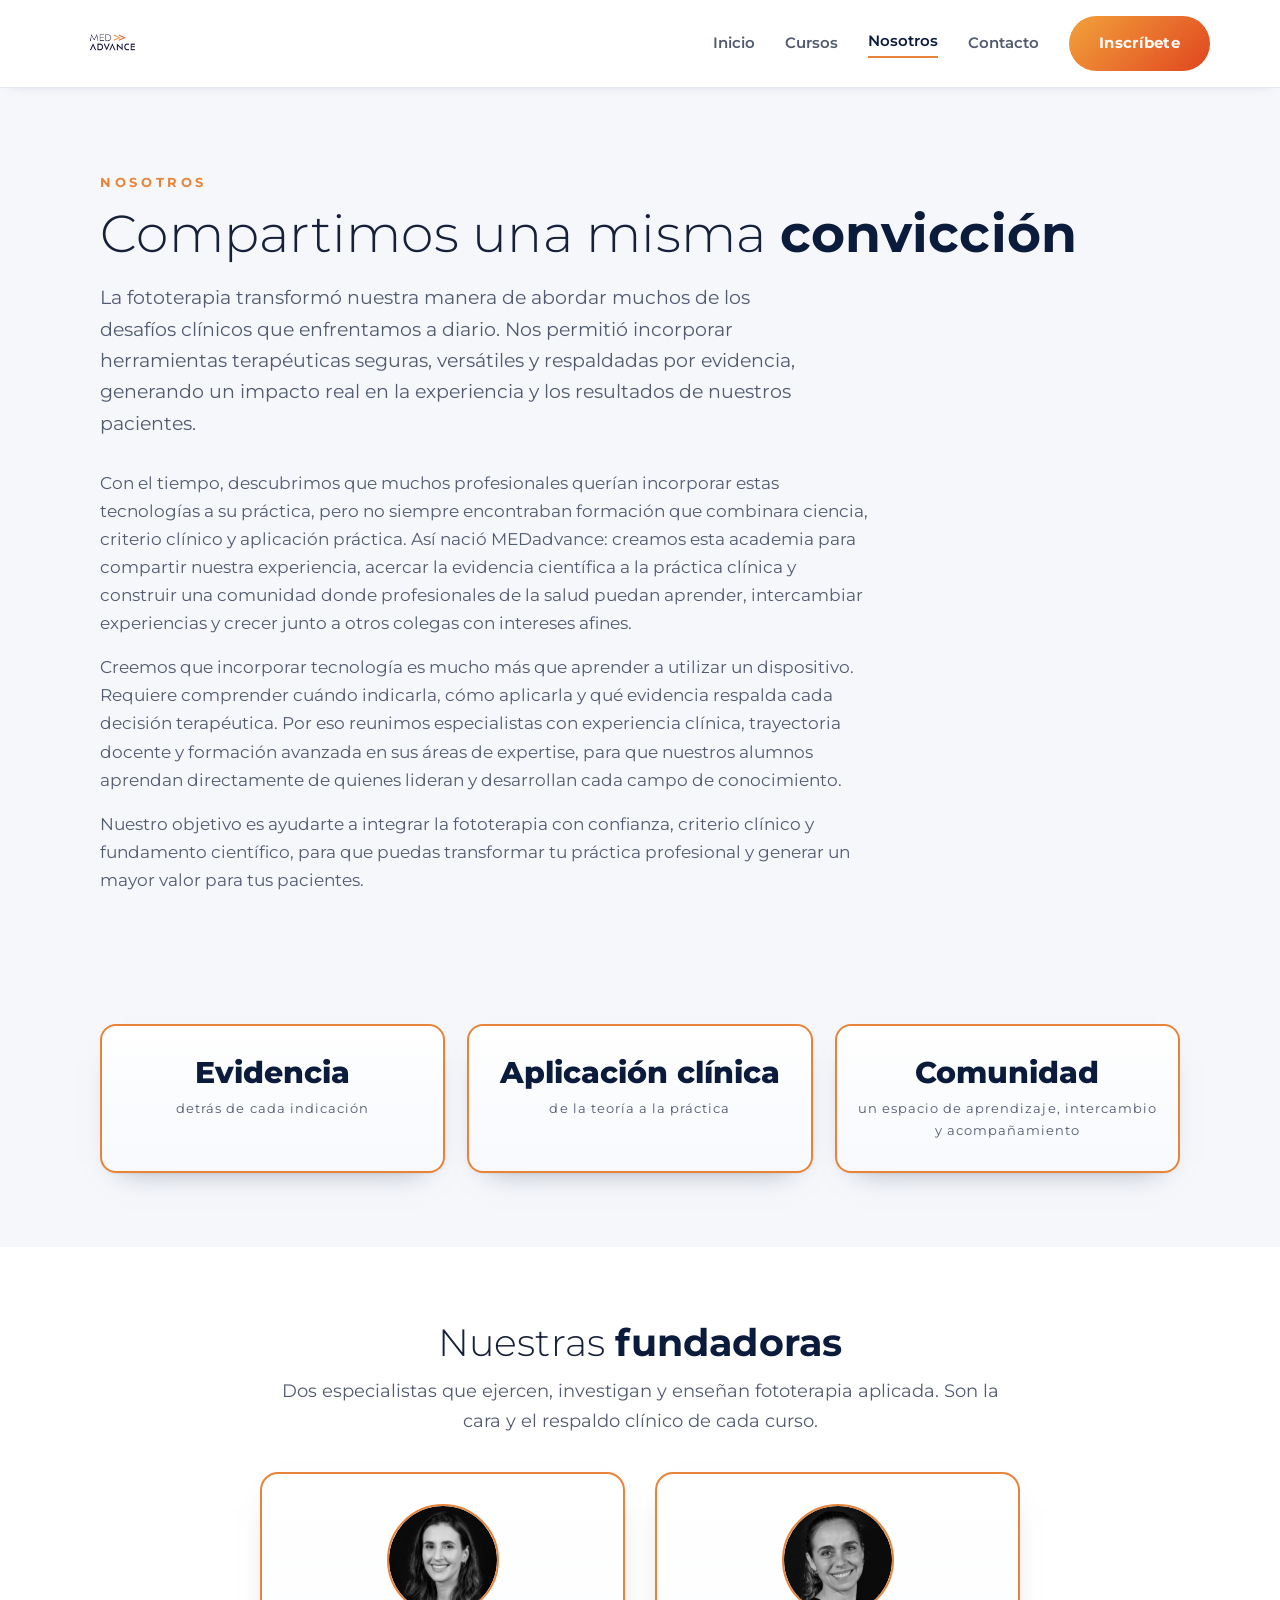
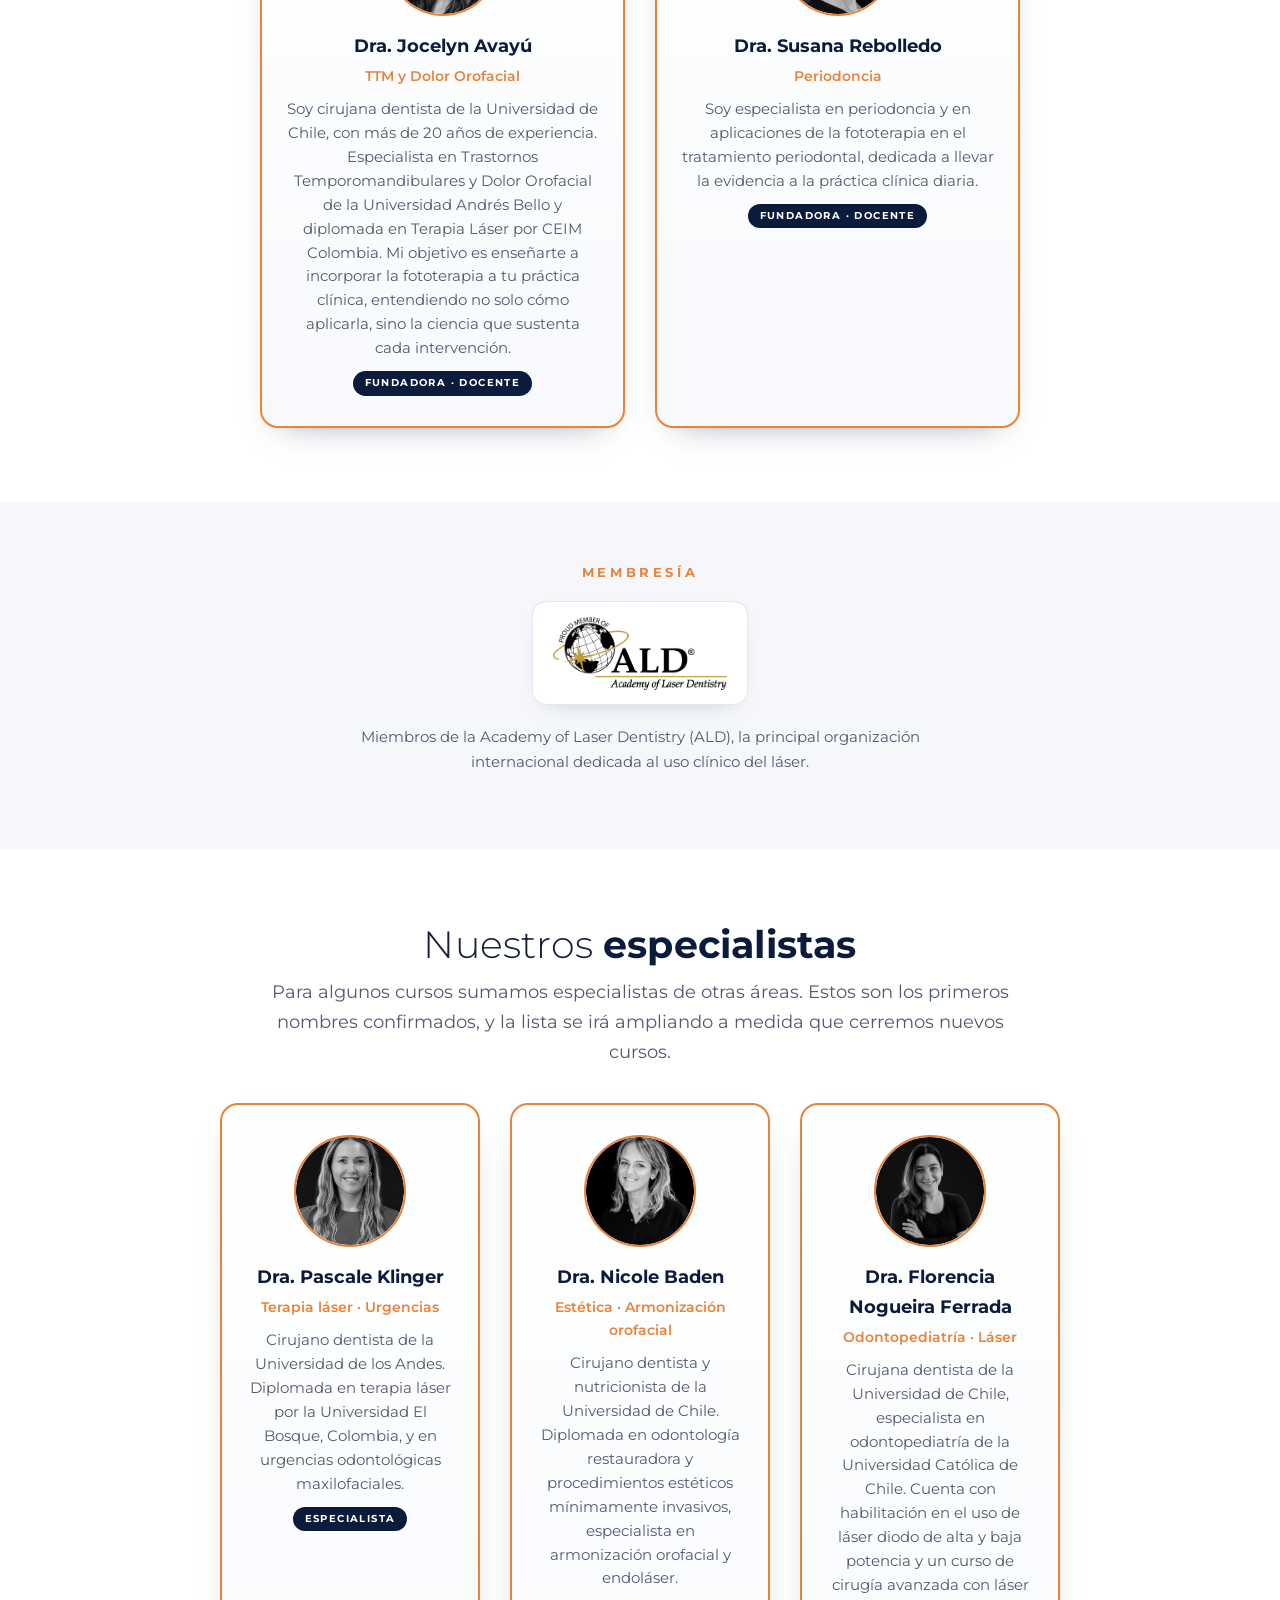
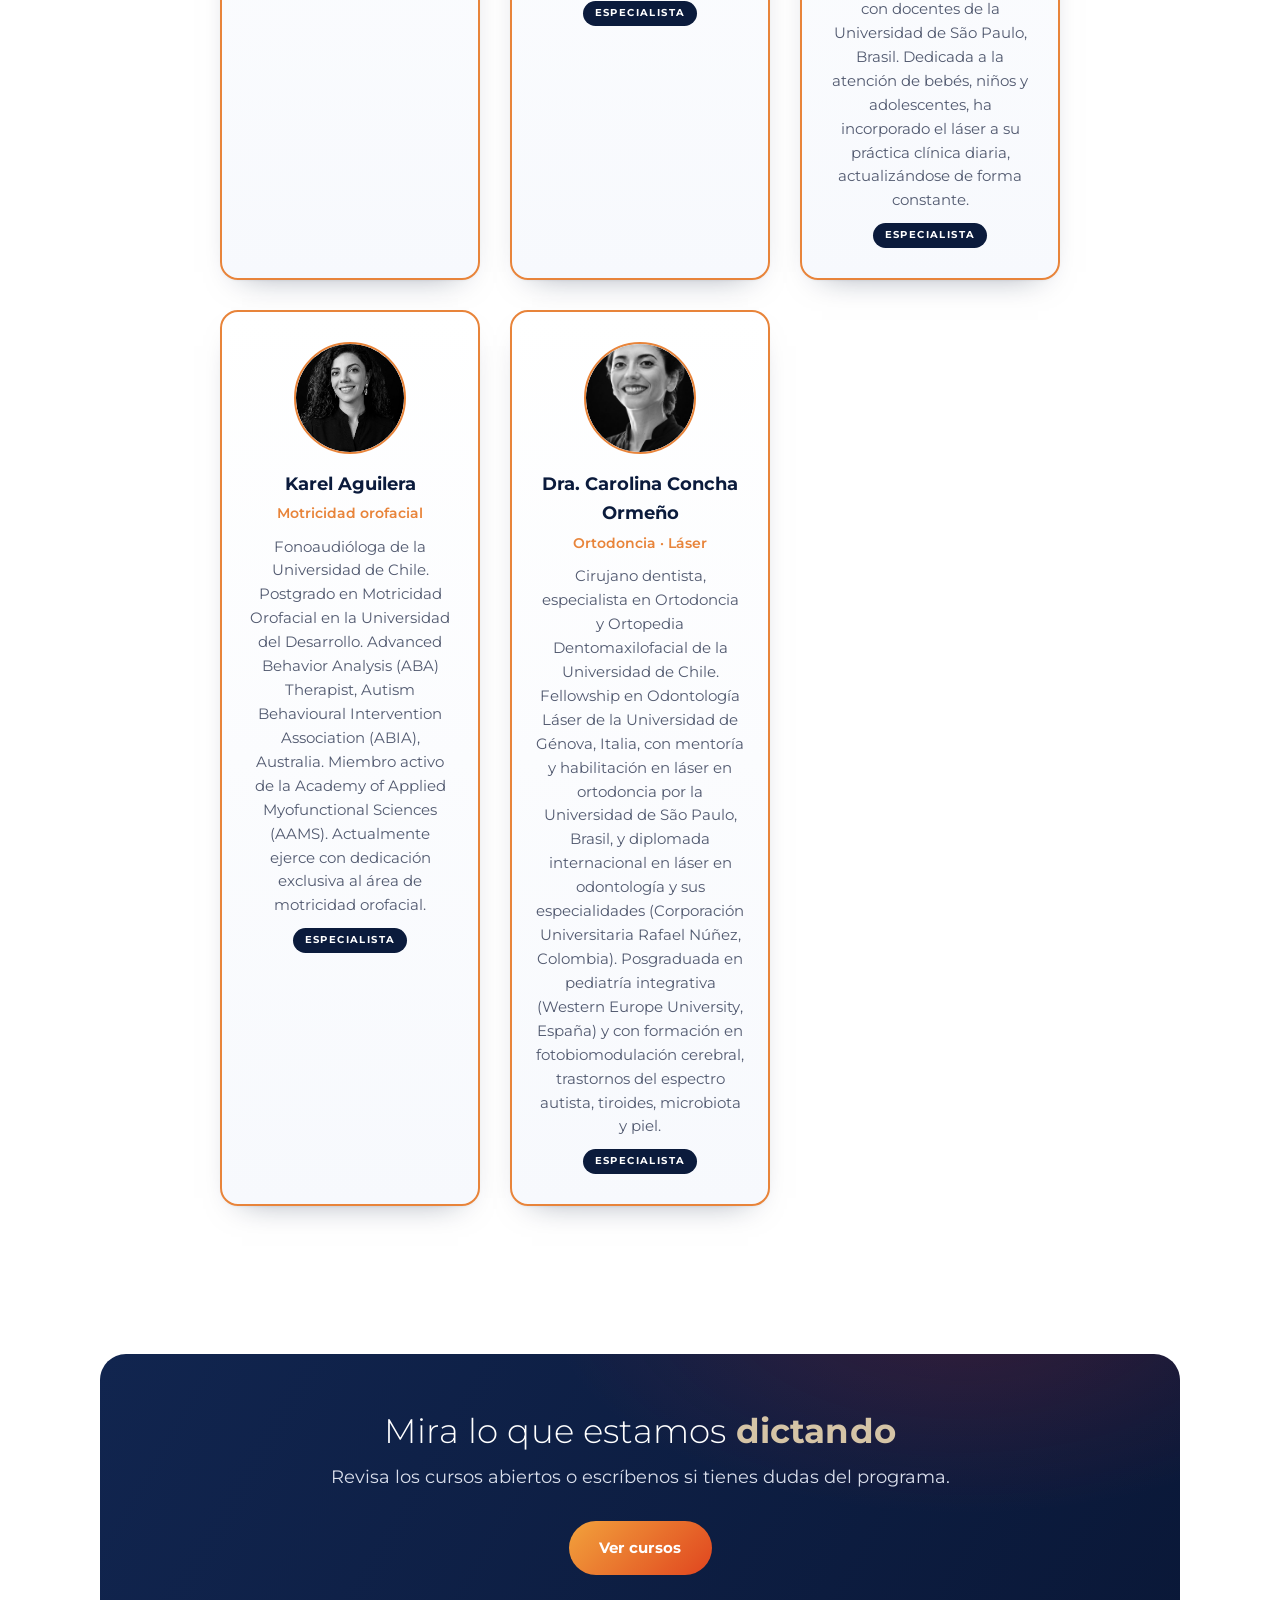
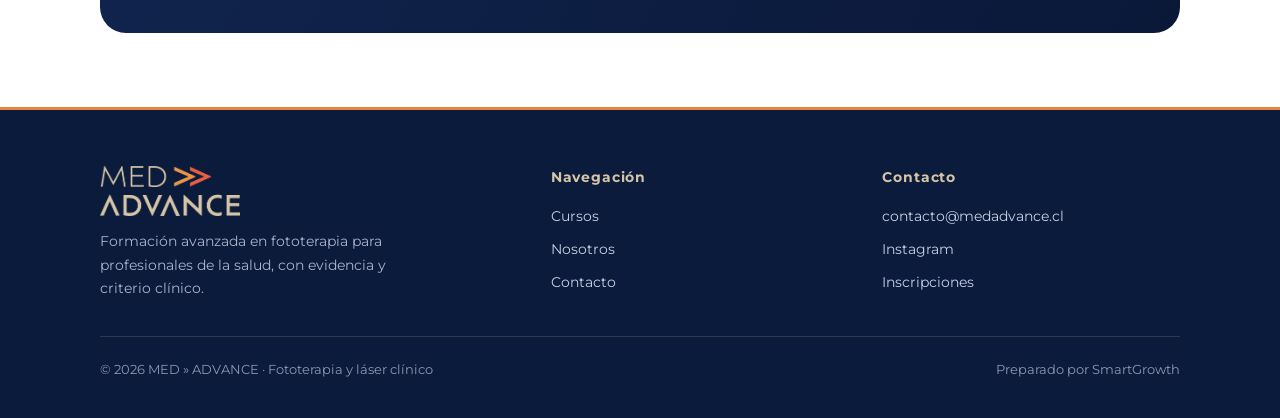
<file: nosotros.html>
<!doctype html>
<html lang="es">
<head>
<meta charset="utf-8">
<meta name="viewport" content="width=device-width, initial-scale=1">
<title>Nosotros · MEDadvance</title>
<meta name="description" content="MEDadvance es un equipo de especialistas que enseña fototerapia a profesionales de la salud, con evidencia y criterio clínico. Fundado por la Dra. Jocelyn Avayú y la Dra. Susana Rebolledo, con especialistas invitados.">
<link rel="icon" type="image/png" href="assets/img/isotipo.png">
<link rel="stylesheet" href="assets/style.css">
</head>
<body>

<header class="nav">
  <div class="wrap row">
    <a class="logo" href="index.html"><img src="assets/img/logo-navy.png" alt="MEDadvance" class="logo-img"></a>
    <button class="nav-toggle" aria-label="Abrir menú">&#9776;</button>
    <nav class="menu">
      <a href="index.html">Inicio</a>
      <a href="cursos.html">Cursos</a>
      <a href="nosotros.html" class="active">Nosotros</a>
      <a href="contacto.html">Contacto</a>
      <a href="contacto.html" class="btn btn-grad">Inscríbete</a>
    </nav>
  </div>
</header>

<!-- HISTORIA -->
<section class="hero">
  <div class="wrap">
    <div class="kick">Nosotros</div>
    <h1 style="margin-top:12px">Compartimos una misma <b>convicción</b></h1>
    <p class="lead">La fototerapia transformó nuestra manera de abordar muchos de los desafíos clínicos que enfrentamos a diario. Nos permitió incorporar herramientas terapéuticas seguras, versátiles y respaldadas por evidencia, generando un impacto real en la experiencia y los resultados de nuestros pacientes.</p>
    <p style="color:var(--tinta-soft);max-width:70ch;margin-top:16px;font-size:17px">Con el tiempo, descubrimos que muchos profesionales querían incorporar estas tecnologías a su práctica, pero no siempre encontraban formación que combinara ciencia, criterio clínico y aplicación práctica. Así nació MEDadvance: creamos esta academia para compartir nuestra experiencia, acercar la evidencia científica a la práctica clínica y construir una comunidad donde profesionales de la salud puedan aprender, intercambiar experiencias y crecer junto a otros colegas con intereses afines.</p>
    <p style="color:var(--tinta-soft);max-width:70ch;margin-top:16px;font-size:17px">Creemos que incorporar tecnología es mucho más que aprender a utilizar un dispositivo. Requiere comprender cuándo indicarla, cómo aplicarla y qué evidencia respalda cada decisión terapéutica. Por eso reunimos especialistas con experiencia clínica, trayectoria docente y formación avanzada en sus áreas de expertise, para que nuestros alumnos aprendan directamente de quienes lideran y desarrollan cada campo de conocimiento.</p>
    <p style="color:var(--tinta-soft);max-width:70ch;margin-top:16px;font-size:17px">Nuestro objetivo es ayudarte a integrar la fototerapia con confianza, criterio clínico y fundamento científico, para que puedas transformar tu práctica profesional y generar un mayor valor para tus pacientes.</p>
  </div>
</section>

<!-- VALORES / ATRIBUTOS -->
<section class="alt">
  <div class="wrap">
    <div class="stats">
      <div class="stat"><div class="big">Evidencia</div><div class="lbl">detrás de cada indicación</div></div>
      <div class="stat"><div class="big">Aplicación clínica</div><div class="lbl">de la teoría a la práctica</div></div>
      <div class="stat"><div class="big">Comunidad</div><div class="lbl">un espacio de aprendizaje, intercambio y acompañamiento</div></div>
    </div>
  </div>
</section>

<!-- FUNDADORAS -->
<section>
  <div class="wrap">
    <div class="sec-head center">
      <h2>Nuestras <b>fundadoras</b></h2>
      <p>Dos especialistas que ejercen, investigan y enseñan fototerapia aplicada. Son la cara y el respaldo clínico de cada curso.</p>
    </div>
    <div class="people" style="max-width:760px;margin:0 auto">
      <div class="person">
        <div class="portrait"><img src="assets/img/jocelyn.jpg" alt="Dra. Jocelyn Avayú"></div>
        <div class="n">Dra. Jocelyn Avayú</div>
        <div class="r">TTM y Dolor Orofacial</div>
        <div class="bio">Soy cirujana dentista de la Universidad de Chile, con más de 20 años de experiencia. Especialista en Trastornos Temporomandibulares y Dolor Orofacial de la Universidad Andrés Bello y diplomada en Terapia Láser por CEIM Colombia. Mi objetivo es enseñarte a incorporar la fototerapia a tu práctica clínica, entendiendo no solo cómo aplicarla, sino la ciencia que sustenta cada intervención.</div>
        <span class="role-pill">Fundadora · Docente</span>
      </div>
      <div class="person">
        <div class="portrait"><img src="assets/img/susana.jpg" alt="Dra. Susana Rebolledo"></div>
        <div class="n">Dra. Susana Rebolledo</div>
        <div class="r">Periodoncia</div>
        <!-- PENDIENTE: bio oficial de Susana (aún no la envía). Texto provisorio en primera persona. -->
        <div class="bio">Soy especialista en periodoncia y en aplicaciones de la fototerapia en el tratamiento periodontal, dedicada a llevar la evidencia a la práctica clínica diaria.</div>
        <span class="role-pill">Fundadora · Docente</span>
      </div>
    </div>
  </div>
</section>

<!-- MEMBRESÍA ALD -->
<section class="alt" style="padding-top:0">
  <div class="wrap center" style="padding-top:60px">
    <p class="kick" style="margin-bottom:18px">Membresía</p>
    <a href="https://www.laserdentistry.org" target="_blank" rel="noopener" class="sello" aria-label="Academy of Laser Dentistry">
      <img src="assets/img/sello-ald.jpg" alt="Proud Member · Academy of Laser Dentistry">
    </a>
    <p style="color:var(--tinta-soft);max-width:60ch;margin:20px auto 0;font-size:15px">Miembros de la Academy of Laser Dentistry (ALD), la principal organización internacional dedicada al uso clínico del láser.</p>
  </div>
</section>

<!-- DOCENTES INVITADOS -->
<section>
  <div class="wrap">
    <div class="sec-head center">
      <h2>Nuestros <b>especialistas</b></h2>
      <p>Para algunos cursos sumamos especialistas de otras áreas. Estos son los primeros nombres confirmados, y la lista se irá ampliando a medida que cerremos nuevos cursos.</p>
    </div>
    <!-- PENDIENTE: fotos de las docentes (Coke/Su las envían). Por ahora se publican con iniciales, según lo acordado en la reunión del 24 jun. -->
    <div class="people" style="max-width:840px;margin:0 auto">
      <div class="person">
        <div class="portrait"><img src="assets/img/pascale.jpg" alt="Dra. Pascale Klinger"></div>
        <div class="n">Dra. Pascale Klinger</div>
        <div class="r">Terapia láser · Urgencias</div>
        <div class="bio">Cirujano dentista de la Universidad de los Andes. Diplomada en terapia láser por la Universidad El Bosque, Colombia, y en urgencias odontológicas maxilofaciales.</div>
        <span class="role-pill">Especialista</span>
      </div>
      <div class="person">
        <div class="portrait"><img src="assets/img/baden.jpg" alt="Dra. Nicole Baden"></div>
        <div class="n">Dra. Nicole Baden</div>
        <div class="r">Estética · Armonización orofacial</div>
        <div class="bio">Cirujano dentista y nutricionista de la Universidad de Chile. Diplomada en odontología restauradora y procedimientos estéticos mínimamente invasivos, especialista en armonización orofacial y endoláser.</div>
        <span class="role-pill">Especialista</span>
      </div>
      <div class="person">
        <div class="portrait"><img src="assets/img/florencia.jpg" alt="Dra. Florencia Nogueira Ferrada"></div>
        <div class="n">Dra. Florencia Nogueira Ferrada</div>
        <div class="r">Odontopediatría · Láser</div>
        <div class="bio">Cirujana dentista de la Universidad de Chile, especialista en odontopediatría de la Universidad Católica de Chile. Cuenta con habilitación en el uso de láser diodo de alta y baja potencia y un curso de cirugía avanzada con láser con docentes de la Universidad de São Paulo, Brasil. Dedicada a la atención de bebés, niños y adolescentes, ha incorporado el láser a su práctica clínica diaria, actualizándose de forma constante.</div>
        <span class="role-pill">Especialista</span>
      </div>
      <div class="person">
        <div class="portrait"><img src="assets/img/karel.jpg" alt="Karel Aguilera"></div>
        <div class="n">Karel Aguilera</div>
        <div class="r">Motricidad orofacial</div>
        <div class="bio">Fonoaudióloga de la Universidad de Chile. Postgrado en Motricidad Orofacial en la Universidad del Desarrollo. Advanced Behavior Analysis (ABA) Therapist, Autism Behavioural Intervention Association (ABIA), Australia. Miembro activo de la Academy of Applied Myofunctional Sciences (AAMS). Actualmente ejerce con dedicación exclusiva al área de motricidad orofacial.</div>
        <span class="role-pill">Especialista</span>
      </div>
      <div class="person">
        <div class="portrait"><img src="assets/img/carolina.jpg" alt="Dra. Carolina Concha Ormeño"></div>
        <div class="n">Dra. Carolina Concha Ormeño</div>
        <div class="r">Ortodoncia · Láser</div>
        <div class="bio">Cirujano dentista, especialista en Ortodoncia y Ortopedia Dentomaxilofacial de la Universidad de Chile. Fellowship en Odontología Láser de la Universidad de Génova, Italia, con mentoría y habilitación en láser en ortodoncia por la Universidad de São Paulo, Brasil, y diplomada internacional en láser en odontología y sus especialidades (Corporación Universitaria Rafael Núñez, Colombia). Posgraduada en pediatría integrativa (Western Europe University, España) y con formación en fotobiomodulación cerebral, trastornos del espectro autista, tiroides, microbiota y piel.</div>
        <span class="role-pill">Especialista</span>
      </div>
    </div>
  </div>
</section>

<!-- CTA -->
<section>
  <div class="wrap on-dark">
    <div class="cta">
      <h2>Mira lo que estamos <b>dictando</b></h2>
      <p>Revisa los cursos abiertos o escríbenos si tienes dudas del programa.</p>
      <a href="cursos.html" class="btn btn-grad">Ver cursos</a>
    </div>
  </div>
</section>

<footer class="site">
  <div class="wrap">
    <div class="foot-grid">
      <div>
        <a href="index.html"><img src="assets/img/logo-light.png" alt="MEDadvance" class="foot-logo"></a>
        <p style="margin-top:14px">Formación avanzada en fototerapia para profesionales de la salud, con evidencia y criterio clínico.</p>
      </div>
      <div>
        <h4>Navegación</h4>
        <a href="cursos.html">Cursos</a>
        <a href="nosotros.html">Nosotros</a>
        <a href="contacto.html">Contacto</a>
      </div>
      <div>
        <h4>Contacto</h4>
        <a href="mailto:contacto@medadvance.cl">contacto@medadvance.cl</a>
        <a href="https://www.instagram.com/medadvance" target="_blank" rel="noopener">Instagram</a>
        <a href="contacto.html">Inscripciones</a>
      </div>
    </div>
    <div class="foot-bottom">
      <span>© <span data-year>2026</span> MED &raquo; ADVANCE · Fototerapia y láser clínico</span>
      <span>Preparado por SmartGrowth</span>
    </div>
  </div>
</footer>

<script src="assets/site.js"></script>
</body>
</html>
</file>
<file: assets/style.css>
/* ===========================================================
   MEDadvance · Hoja de estilos del sitio
   Identidad: Manual de Marca v1.0 (junio 2026)
   v2 · Tema claro: blanco y aire, azul noche solo como acento.
   Salud y cosmética · Montserrat · chevron y láser.
   =========================================================== */
@import url('https://fonts.googleapis.com/css2?family=Montserrat:wght@300;400;500;600;700;800&display=swap');

:root{
  --noche:#0B1B3C;       /* azul noche · acento (hero, footer, CTA) */
  --profundo:#0F2249;    /* superficies oscuras de acento */
  --champagne:#D5C4A6;   /* SOLO logotipo / palabra MEDadvance, nunca fondo */
  --naranja:#E8843A;
  --rojo:#E12320;
  --blanco:#FFFFFF;
  --nieve:#F5F7FB;       /* fondo claro alterno, bloques con aire */
  --nieve-2:#EEF1F7;
  --tinta:#16203A;       /* texto principal sobre claro */
  --tinta-soft:#525A70;  /* texto secundario sobre claro */
  --gris:#7A849C;
  --linea:#E3E7EF;       /* bordes sobre claro */
  --linea-d:rgba(213,196,166,.18); /* bordes sobre oscuro */
  --grad:linear-gradient(135deg,#F2A23C 0%,#E0451F 100%);
}

*{box-sizing:border-box;margin:0;padding:0}
html{scroll-behavior:smooth}
body{
  font-family:'Montserrat',sans-serif;
  color:var(--tinta);
  background:var(--blanco);
  line-height:1.65;
  font-size:17.5px;
  -webkit-font-smoothing:antialiased;
}
img{max-width:100%;display:block}
a{color:inherit;text-decoration:none}
.wrap{max-width:1140px;margin:0 auto;padding:0 30px}

/* ---------- tipografía base ---------- */
h1,h2,h3{font-weight:300;letter-spacing:.005em;line-height:1.15;color:var(--tinta)}
.kick{font-size:13px;letter-spacing:.28em;text-transform:uppercase;color:var(--naranja);font-weight:700}
.chev{font-weight:700;background:var(--grad);-webkit-background-clip:text;background-clip:text;color:transparent}

/* ---------- botones ---------- */
.btn{display:inline-block;padding:15px 30px;border-radius:999px;font-weight:700;font-size:15px;letter-spacing:.02em;transition:.18s;cursor:pointer}
.btn-grad{background:var(--grad);color:#fff}
.btn-grad:hover{filter:brightness(1.06);transform:translateY(-1px)}
.btn-ghost{border:1.5px solid var(--noche);color:var(--noche)}
.btn-ghost:hover{background:var(--noche);color:#fff}
.btn-dark{background:var(--noche);color:#fff}
.btn-dark:hover{background:var(--profundo)}
/* botón fantasma sobre fondo oscuro (hero/CTA) */
.on-dark .btn-ghost{border-color:rgba(255,255,255,.7);color:#fff}
.on-dark .btn-ghost:hover{background:#fff;color:var(--noche)}

/* ---------- nav (claro) ---------- */
.nav{position:sticky;top:0;z-index:50;
  background:#fff;
  border-bottom:1px solid var(--linea);box-shadow:0 2px 14px -10px rgba(11,27,60,.4)}
.nav .row{display:flex;justify-content:space-between;align-items:center;padding:16px 0}
.menu{display:flex;gap:30px;font-size:15px;color:var(--tinta-soft);font-weight:600;align-items:center}
.menu a:hover,.menu a.active{color:var(--noche)}
.menu a.active{border-bottom:2px solid var(--naranja);padding-bottom:2px}
.menu .btn:hover{color:#fff}
.nav-toggle{display:none;background:none;border:0;color:var(--noche);font-size:26px;cursor:pointer}

/* ---------- hero claro ---------- */
.hero{padding:84px 0 56px;background:var(--nieve)}
.hero h1{font-size:52px;line-height:1.1}
.hero h1 b{font-weight:700;color:var(--noche)}
.hero h1.impact{font-weight:800;font-size:58px;line-height:1.04;letter-spacing:0;color:var(--noche)}
.hero h1.impact .hot{color:var(--naranja)}
.hero p.lead{color:var(--tinta-soft);margin:20px 0 30px;max-width:54ch;font-size:19px}
.hero-actions{display:flex;gap:14px;flex-wrap:wrap}

/* hero principal a todo el ancho · ÚNICO bloque azul noche de acento */
.hero-full{position:relative;overflow:hidden;color:#fff;
  background:
    radial-gradient(900px 520px at 80% -10%,rgba(225,35,32,.22),transparent 60%),
    linear-gradient(155deg,#11254f 0%,#0B1B3C 60%,#081330 100%)}
.hero-full .wrap{padding:104px 30px;position:relative;z-index:3}
.hero-full .inner{max-width:700px}
.hero-full .kick{color:var(--naranja)}
.hero-full h1{font-weight:800;font-size:58px;line-height:1.05;letter-spacing:0;color:#fff;margin-top:14px}
.hero-full h1 .hot{color:var(--naranja)}
.hero-full p.lead{color:#D9DEEB;max-width:58ch;margin:22px 0 30px;font-size:19px}
/* malla molecular (placeholder visual del área salud · pendiente foto definitiva) */
.hero-full .molec{position:absolute;inset:0;z-index:1;opacity:.5}
.hero-full .beam-lg{position:absolute;top:24%;right:-6%;width:60%;height:3px;z-index:2;
  background:linear-gradient(90deg,transparent,var(--rojo));box-shadow:0 0 26px 6px rgba(225,35,32,.5);transform:rotate(14deg)}
.hero-full .ald{position:absolute;right:34px;bottom:30px;z-index:3;background:#fff;border-radius:12px;
  padding:10px 14px;box-shadow:0 10px 30px -10px rgba(0,0,0,.5)}
.hero-full .ald img{height:54px;width:auto}

/* ---------- franja de pilares (claro) ---------- */
.strip{display:grid;grid-template-columns:repeat(3,1fr);gap:24px;margin-top:6px}
.strip .pill-card{background:linear-gradient(180deg,#fff 0%,#f7f9fd 100%);border:2px solid var(--naranja);
  border-radius:14px;padding:26px 24px;font-size:16px;color:var(--tinta-soft);transition:transform .2s,box-shadow .2s;
  box-shadow:0 1px 2px rgba(11,27,60,.04),0 14px 30px -22px rgba(11,27,60,.5)}
.strip .pill-card:hover{transform:translateY(-4px);box-shadow:0 4px 10px -4px rgba(11,27,60,.14),0 26px 46px -26px rgba(11,27,60,.5)}
.strip .pill-card b{display:block;color:var(--noche);font-weight:700;font-size:18px;margin-bottom:8px}
.strip .pill-card .soon-tag{display:inline-block;font-size:10px;letter-spacing:.16em;text-transform:uppercase;
  font-weight:700;color:var(--naranja);border:1px solid var(--naranja);border-radius:999px;padding:2px 9px;margin-top:12px}

/* ---------- secciones ---------- */
section{padding:74px 0}
section.alt{background:var(--nieve)}
.sec-head{margin-bottom:36px}
.sec-head h2{font-size:38px}
.sec-head h2 b{font-weight:700;color:var(--noche)}
.sec-head p{color:var(--tinta-soft);margin-top:12px;max-width:62ch;font-size:18px}
.center{text-align:center}
.center p{margin-left:auto;margin-right:auto}
.cat-label{font-size:14px;letter-spacing:.16em;text-transform:uppercase;color:var(--noche);
  font-weight:700;margin:44px 0 18px;padding-bottom:12px;border-bottom:2px solid var(--linea)}

/* ---------- pestañas presencial / online ---------- */
.tabs-wrap{text-align:center}
.tabs{display:inline-flex;gap:6px;background:var(--nieve);border:1px solid var(--linea);
  border-radius:999px;padding:6px;margin:0 auto 36px}
.tab{border:0;background:transparent;font-family:inherit;font-weight:700;font-size:14px;
  letter-spacing:.04em;color:var(--tinta-soft);padding:11px 30px;border-radius:999px;cursor:pointer;transition:.18s}
.tab:hover{color:var(--noche)}
.tab.active{background:var(--grad);color:#fff}
.tab-panel.hidden{display:none}

/* ---------- CARDS DE CURSO (blancas) ---------- */
.cursos{display:grid;grid-template-columns:repeat(3,1fr);gap:24px}
.curso{background:linear-gradient(180deg,#fff 0%,#fbfcfe 100%);color:var(--tinta);border-radius:18px;overflow:hidden;
  display:flex;flex-direction:column;transition:transform .2s,box-shadow .2s,border-color .2s;border:1px solid var(--linea);position:relative;
  box-shadow:0 1px 2px rgba(11,27,60,.04),0 12px 30px -20px rgba(11,27,60,.55)}
.curso::after{content:"";position:absolute;top:0;left:0;right:0;height:3px;background:var(--grad);
  transform:scaleX(0);transform-origin:left;transition:transform .22s;z-index:4}
.curso:hover{transform:translateY(-6px);border-color:#cfd6e6;
  box-shadow:0 4px 10px -4px rgba(11,27,60,.16),0 30px 54px -24px rgba(11,27,60,.55)}
.curso:hover::after{transform:scaleX(1)}
.curso .media{height:120px;position:relative;overflow:hidden;
  background:radial-gradient(120% 120% at 85% -10%,rgba(225,35,32,.32),transparent 55%),linear-gradient(150deg,#16294f 0%,#0a1734 100%);
  box-shadow:inset 0 -16px 30px -18px rgba(0,0,0,.6)}
.curso .media .beam{position:absolute;top:42%;right:-10%;width:130%;height:2px;
  background:linear-gradient(90deg,transparent,var(--rojo));box-shadow:0 0 16px 3px rgba(225,35,32,.5);transform:rotate(16deg)}
.curso .media .mc{position:absolute;inset:0;display:flex;align-items:center;justify-content:center;
  font-size:50px;font-weight:800;opacity:.9}
.curso .body{padding:24px 24px 26px;display:flex;flex-direction:column;flex:1}
.curso .tag{font-size:12px;letter-spacing:.14em;text-transform:uppercase;color:#A85B1B;font-weight:700}
.curso h3{font-weight:700;font-size:21px;margin:10px 0;color:var(--noche)}
.curso p{font-size:15px;color:var(--tinta-soft);margin-bottom:16px}
.curso .meta{list-style:none;margin:0 0 20px;font-size:14px;color:var(--tinta-soft)}
.curso .meta li{padding-left:20px;position:relative;margin-bottom:7px}
.curso .meta li::before{content:"»";position:absolute;left:0;color:var(--naranja);font-weight:700}
.curso .foot{margin-top:auto}
.curso .link{font-weight:700;font-size:14px;color:var(--rojo);letter-spacing:.02em}
.curso .link:hover{color:#A8120F}
.badge{position:absolute;top:12px;left:12px;background:var(--grad);color:#fff;
  font-size:10px;font-weight:700;letter-spacing:.14em;text-transform:uppercase;padding:5px 11px;border-radius:999px}
.badge.full{background:linear-gradient(135deg,#5a6c8e,#27375c)}
/* cinta diagonal "sin cupos" en la esquina de la card */
.curso.soldout .media{filter:saturate(.65) brightness(.92)}
.ribbon-cupos{position:absolute;top:22px;right:-58px;z-index:6;transform:rotate(45deg);
  background:linear-gradient(135deg,#F2A23C 0%,#E0451F 100%);color:#fff;
  font-weight:800;font-size:12px;letter-spacing:.16em;text-transform:uppercase;
  padding:8px 64px;box-shadow:0 8px 18px -8px rgba(225,35,32,.6)}
.curso.soon{opacity:1;border:1px dashed #c7cee0;background:var(--nieve)}
.curso.soon .media{background:linear-gradient(150deg,#1a2b52,#101f42);opacity:.85}
.curso.soon h3{color:var(--noche)}
.curso.soon p{color:var(--tinta-soft)}
.curso.soon .tag{color:var(--naranja)}

/* ---------- docentes / fundadoras ---------- */
.portrait{width:112px;height:112px;border-radius:50%;border:2px solid var(--naranja);overflow:hidden;
  display:flex;align-items:center;justify-content:center;font-weight:700;font-size:28px;
  color:var(--noche);background:var(--nieve-2)}
.portrait img{width:100%;height:100%;object-fit:cover;border-radius:50%;filter:grayscale(1)}
.people{display:grid;grid-template-columns:repeat(auto-fit,minmax(230px,1fr));gap:30px}
.person{text-align:center;background:linear-gradient(180deg,#fff 0%,#f7f9fd 100%);border:2px solid var(--naranja);
  border-radius:18px;padding:30px 24px;transition:transform .2s,box-shadow .2s,border-color .2s;
  box-shadow:0 1px 2px rgba(11,27,60,.04),0 14px 32px -22px rgba(11,27,60,.5)}
.person:hover{transform:translateY(-5px);border-color:var(--rojo);box-shadow:0 6px 14px -6px rgba(232,132,58,.25),0 28px 50px -26px rgba(11,27,60,.55)}
.person .portrait{margin:0 auto 16px}
.person.invited{background:linear-gradient(180deg,#fff 0%,#f5f7fb 100%);border-style:dashed}
.person .n{font-weight:700;font-size:18px;color:var(--noche)}
.person .r{font-size:14px;color:var(--naranja);margin-top:3px;font-weight:600}
.person .bio{font-size:14.5px;color:var(--tinta-soft);margin-top:10px}
.person .role-pill{display:inline-block;font-size:10px;letter-spacing:.14em;text-transform:uppercase;
  font-weight:700;color:#fff;background:var(--noche);padding:4px 12px;border-radius:999px;margin-top:10px}
.person.invited .portrait{background:#fff;border-style:dashed;border-color:#c7cee0;color:var(--gris);font-size:32px}

/* ---------- CTA (acento azul noche) ---------- */
.cta{background:radial-gradient(700px 360px at 80% -20%,rgba(225,35,32,.2),transparent 60%),linear-gradient(120deg,#11254f,#0a1838);
  border-radius:26px;padding:58px;text-align:center;color:#fff}
.cta h2{font-size:34px;margin-bottom:12px;color:#fff}
.cta h2 b{font-weight:700;color:var(--champagne)}
.cta p{color:#D9DEEB;max-width:54ch;margin:0 auto 28px;font-size:18px}

/* ---------- stats ---------- */
.stats{display:grid;grid-template-columns:repeat(3,1fr);gap:22px;text-align:center}
.stat{background:linear-gradient(180deg,#fff 0%,#f7f9fd 100%);border:2px solid var(--naranja);
  border-radius:16px;padding:30px 20px;transition:transform .2s,box-shadow .2s;
  box-shadow:0 1px 2px rgba(11,27,60,.04),0 14px 30px -22px rgba(11,27,60,.5)}
.stat:hover{transform:translateY(-4px);box-shadow:0 4px 10px -4px rgba(11,27,60,.14),0 26px 46px -26px rgba(11,27,60,.5)}
.stat .big{font-weight:800;font-size:30px;color:var(--noche);line-height:1.15}
.stat .lbl{font-size:13px;letter-spacing:.08em;color:var(--tinta-soft);margin-top:8px}

/* ---------- ficha de curso ---------- */
.detail-grid{display:grid;grid-template-columns:1.5fr .85fr;gap:38px;align-items:start}
.panel{background:#fff;border:1px solid var(--linea);border-radius:18px;padding:30px;box-shadow:0 6px 22px -18px rgba(11,27,60,.4)}
.panel.light{background:var(--nieve)}
.panel.light h3{color:var(--noche)}
.panel h3{font-weight:700;font-size:20px;color:var(--noche);margin-bottom:16px}
.panel p{color:var(--tinta-soft)}
.temario{list-style:none}
.temario li{padding:13px 16px 13px 34px;position:relative;margin-bottom:10px;color:var(--tinta-soft);font-size:15.5px;
  background:var(--nieve);border-left:3px solid var(--naranja);border-radius:0 10px 10px 0;transition:border-color .18s,background .18s}
.temario li:last-child{margin-bottom:0}
.temario li:hover{border-left-color:var(--rojo);background:var(--nieve-2)}
.temario li::before{content:"»";position:absolute;left:14px;color:var(--naranja);font-weight:700}
.price-card{position:sticky;top:96px}
.price-card .fact{display:flex;justify-content:space-between;gap:14px;padding:13px 0;border-bottom:1px solid var(--linea);font-size:15px}
.price-card .fact:last-of-type{border-bottom:0}
.price-card .fact span{color:var(--tinta-soft)}
.price-card .fact b{font-weight:700;color:var(--noche);text-align:right}
.price-card .btn{width:100%;text-align:center;margin-top:16px}
.breadcrumb{font-size:13px;color:var(--tinta-soft);margin-bottom:14px}
.breadcrumb a:hover{color:var(--naranja)}

/* ---------- formulario contacto ---------- */
.form-grid{display:grid;grid-template-columns:1fr 1fr;gap:38px;align-items:start}
.field{margin-bottom:18px}
.field label{display:block;font-size:14px;color:var(--tinta);margin-bottom:7px;font-weight:600}
.field input,.field select,.field textarea{width:100%;font-family:inherit;font-size:15px;
  background:#fff;border:1.5px solid var(--linea);border-radius:11px;padding:13px 15px;color:var(--tinta)}
.field input:focus,.field select:focus,.field textarea:focus{outline:none;border-color:var(--naranja)}
.field textarea{min-height:120px;resize:vertical}
.contact-info li{list-style:none;display:flex;gap:13px;align-items:flex-start;margin-bottom:18px;color:var(--tinta-soft);font-size:15px}
.contact-info .ic{color:var(--naranja);font-weight:700;font-size:16px;min-width:18px}
.contact-info b{display:block;color:var(--noche);font-weight:700;font-size:14px;letter-spacing:.02em;margin-bottom:2px}

/* ---------- doble acción inscríbete / pide info ---------- */
.action-grid{display:grid;grid-template-columns:1fr 1fr;gap:26px;align-items:stretch}
.action-card{background:#fff;border:1px solid var(--linea);border-radius:20px;padding:34px;display:flex;flex-direction:column;
  box-shadow:0 8px 26px -20px rgba(11,27,60,.5)}
.action-card.primary{border:2px solid var(--naranja)}
.action-card .ac-kick{font-size:12px;letter-spacing:.18em;text-transform:uppercase;font-weight:700;color:var(--naranja);margin-bottom:8px}
.action-card h3{font-size:24px;color:var(--noche);font-weight:700;margin-bottom:12px}
.action-card p{color:var(--tinta-soft);font-size:15.5px;margin-bottom:22px}
.action-card .btn{margin-top:auto;text-align:center}

/* ---------- membresía / sello ALD ---------- */
.sello{background:#fff;border:1px solid var(--linea);border-radius:14px;padding:14px 20px;display:inline-flex;align-items:center;box-shadow:0 8px 24px -18px rgba(11,27,60,.5)}
.sello img{height:74px;width:auto;display:block}

/* ---------- footer (acento azul noche) ---------- */
footer.site{background:var(--noche);border-top:3px solid var(--naranja);padding:56px 0 38px;color:#A9B3CC;font-size:14px}
.foot-grid{display:grid;grid-template-columns:1.4fr 1fr 1fr;gap:34px;margin-bottom:32px}
.foot-grid h4{font-weight:700;color:var(--champagne);font-size:14px;letter-spacing:.06em;margin-bottom:15px}
.foot-grid a{display:block;color:#C7D0E4;margin-bottom:10px}
.foot-grid a:hover{color:#fff}
.foot-grid p{color:#A9B3CC;font-size:14px;max-width:36ch}
.foot-bottom{border-top:1px solid var(--linea-d);padding-top:22px;display:flex;justify-content:space-between;flex-wrap:wrap;gap:10px;color:#8C97B4;font-size:13px}

/* ---------- logos ---------- */
.logo-img{height:46px;width:auto;display:block}
.foot-logo{height:50px;width:auto;display:block;margin-bottom:14px}

/* ---------- responsive ---------- */
@media(max-width:880px){
  body{font-size:16.5px}
  .hero h1,.hero h1.impact{font-size:36px}
  .hero-full h1{font-size:36px}
  .hero-full .wrap{padding:70px 30px}
  .hero-full .ald{position:static;display:inline-flex;margin-top:26px}
  .cursos{grid-template-columns:1fr 1fr}
  .strip{grid-template-columns:1fr}
  .detail-grid,.form-grid,.action-grid{grid-template-columns:1fr}
  .price-card{position:static}
  .foot-grid{grid-template-columns:1fr 1fr}
  .sec-head h2{font-size:30px}
  .menu{display:none;position:absolute;top:100%;left:0;right:0;background:#fff;
    flex-direction:column;gap:0;padding:8px 30px 18px;border-bottom:1px solid var(--linea);box-shadow:0 16px 30px -18px rgba(11,27,60,.3)}
  .menu.open{display:flex}
  .menu a{padding:13px 0;border-bottom:1px solid var(--linea)}
  .menu a.active{border-bottom:1px solid var(--linea)}
  .nav-toggle{display:block}
  .nav .row{position:relative}
}
@media(max-width:560px){
  .cursos,.stats{grid-template-columns:1fr}
  .foot-grid{grid-template-columns:1fr}
  .hero h1{font-size:30px}
  .cta{padding:38px 24px}
}
</file>
